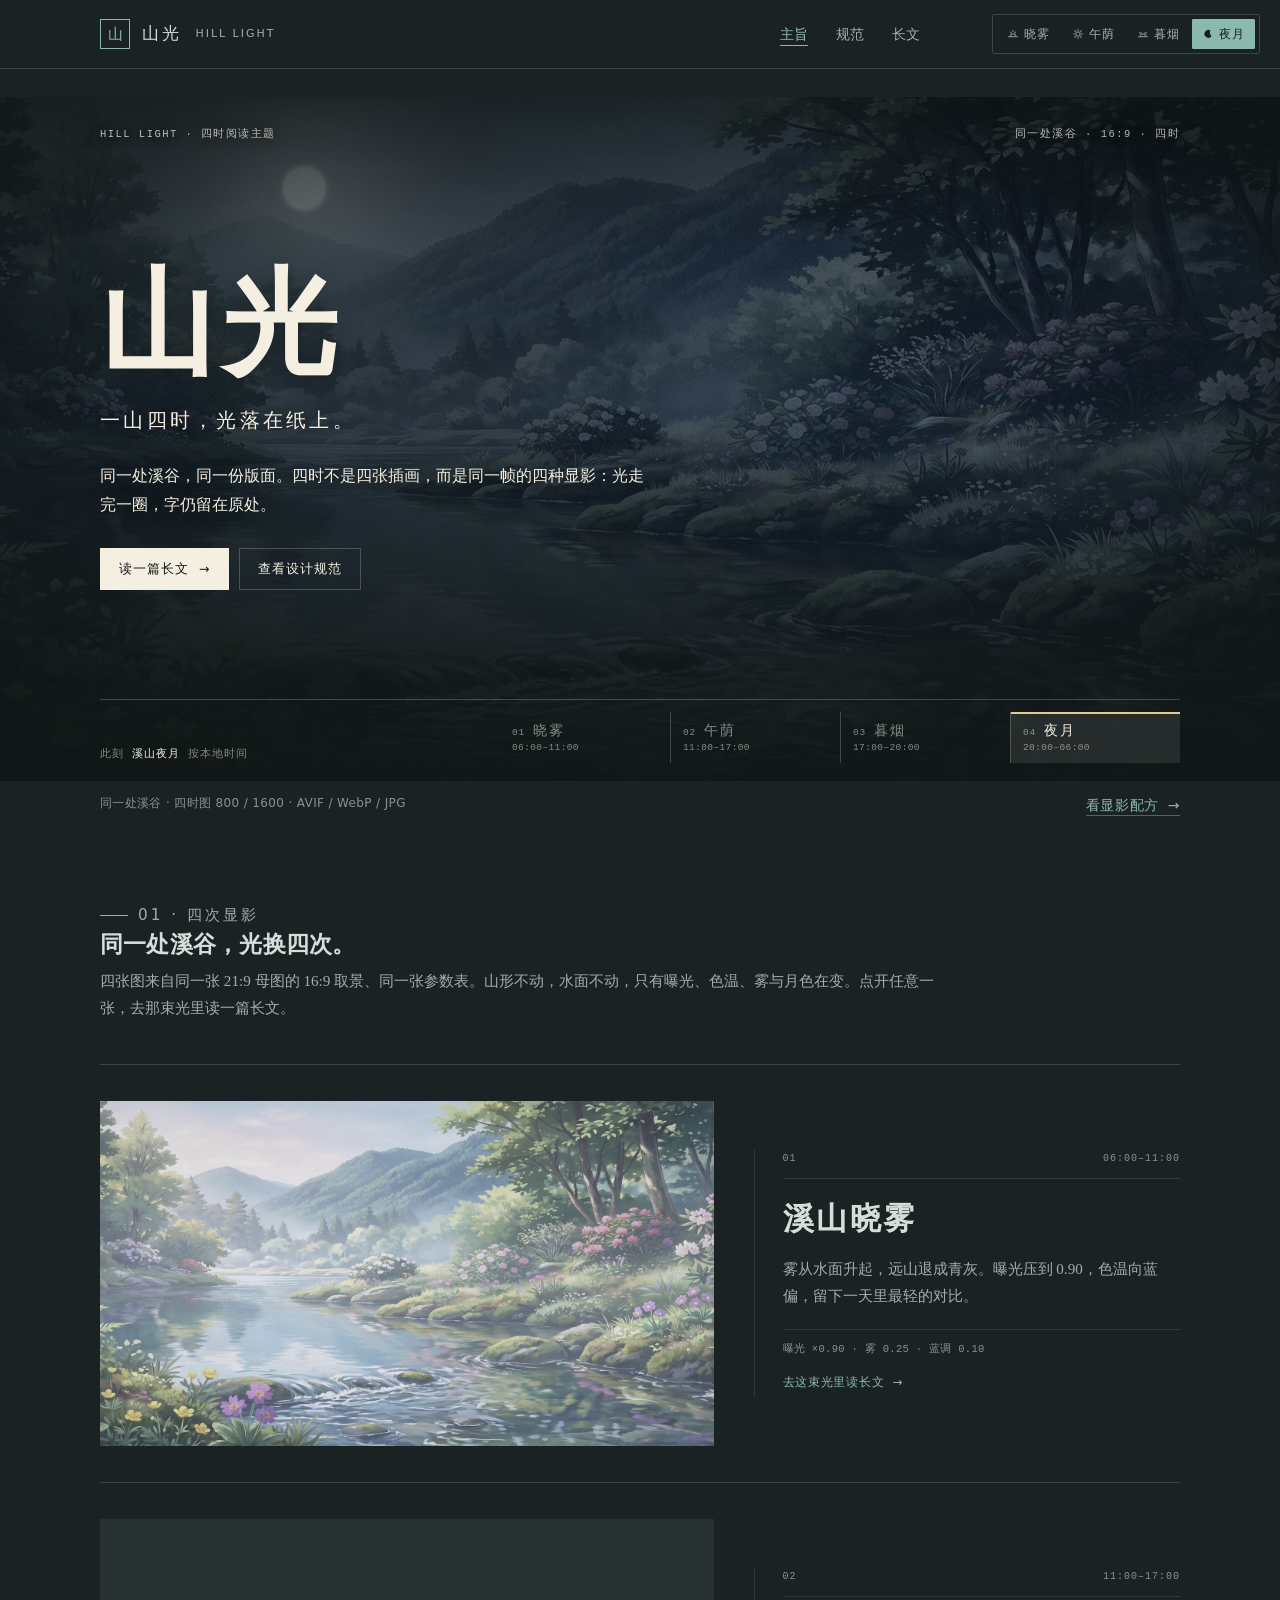
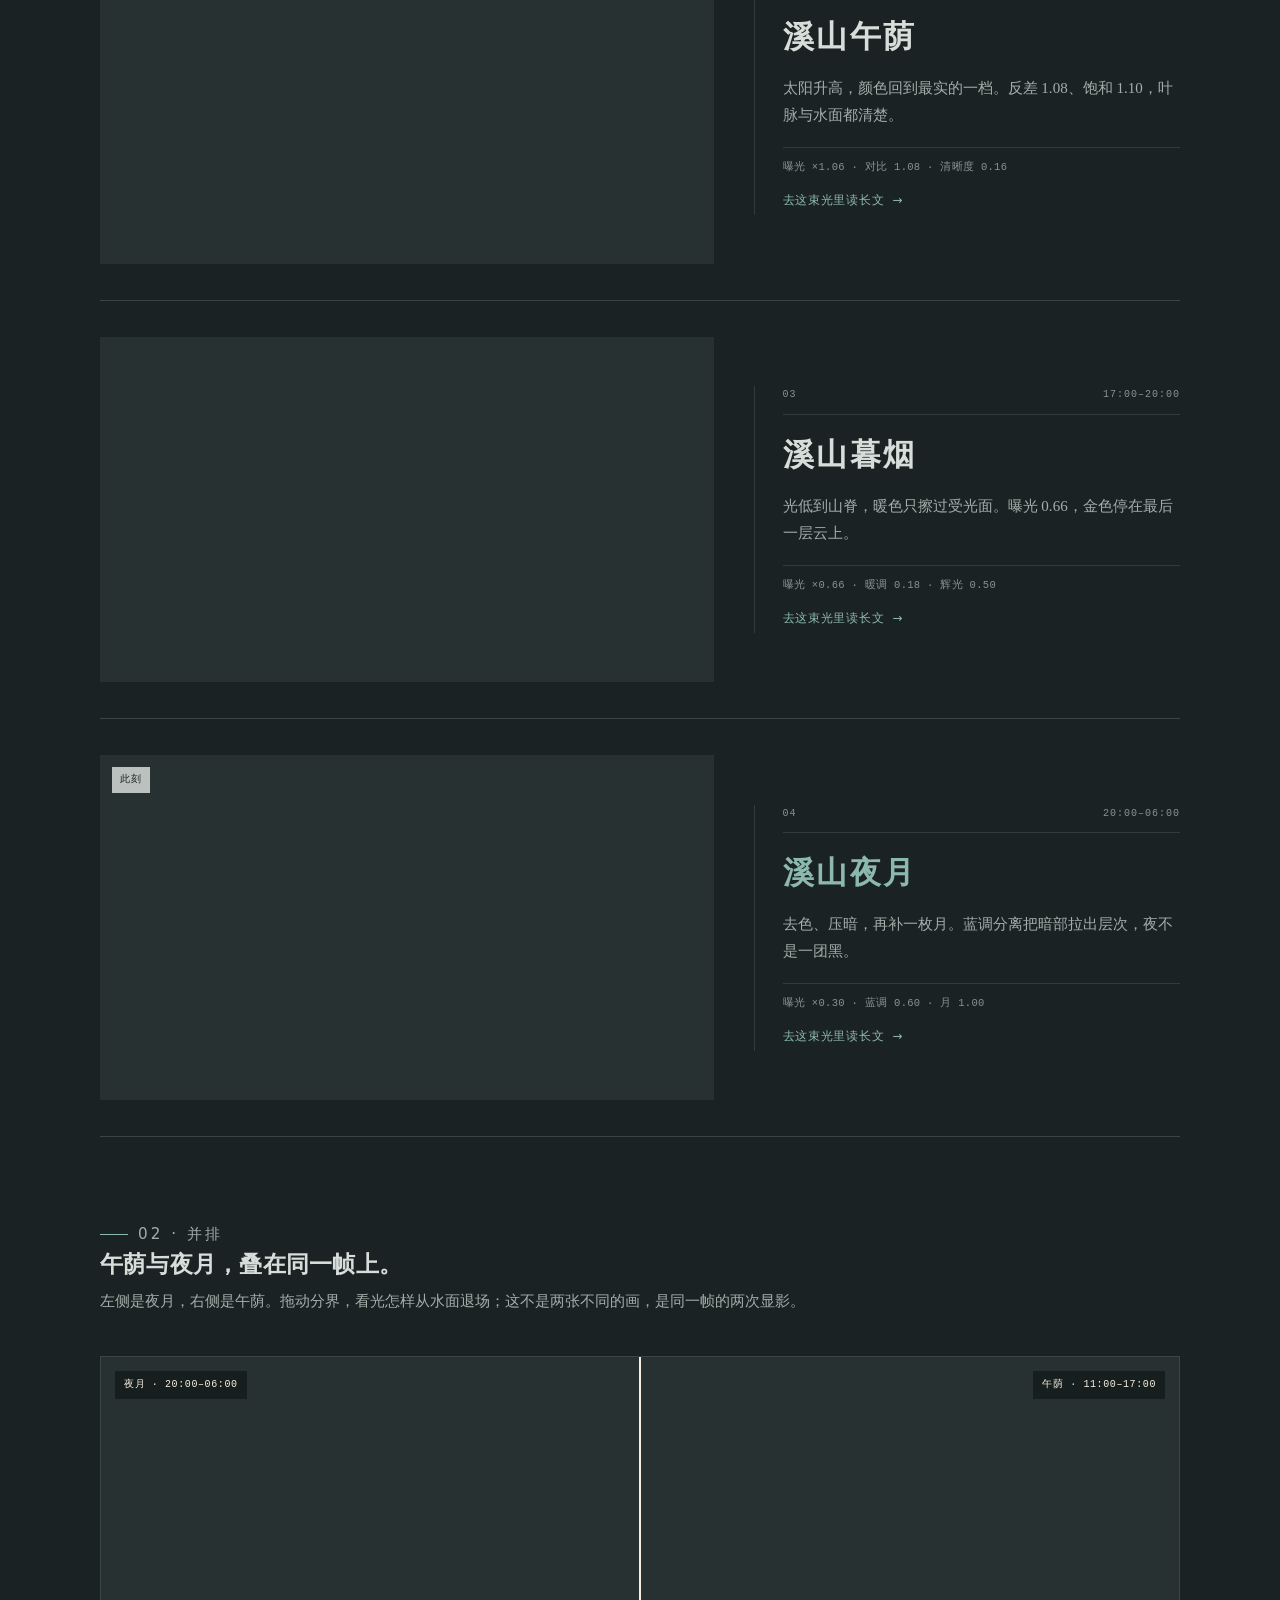
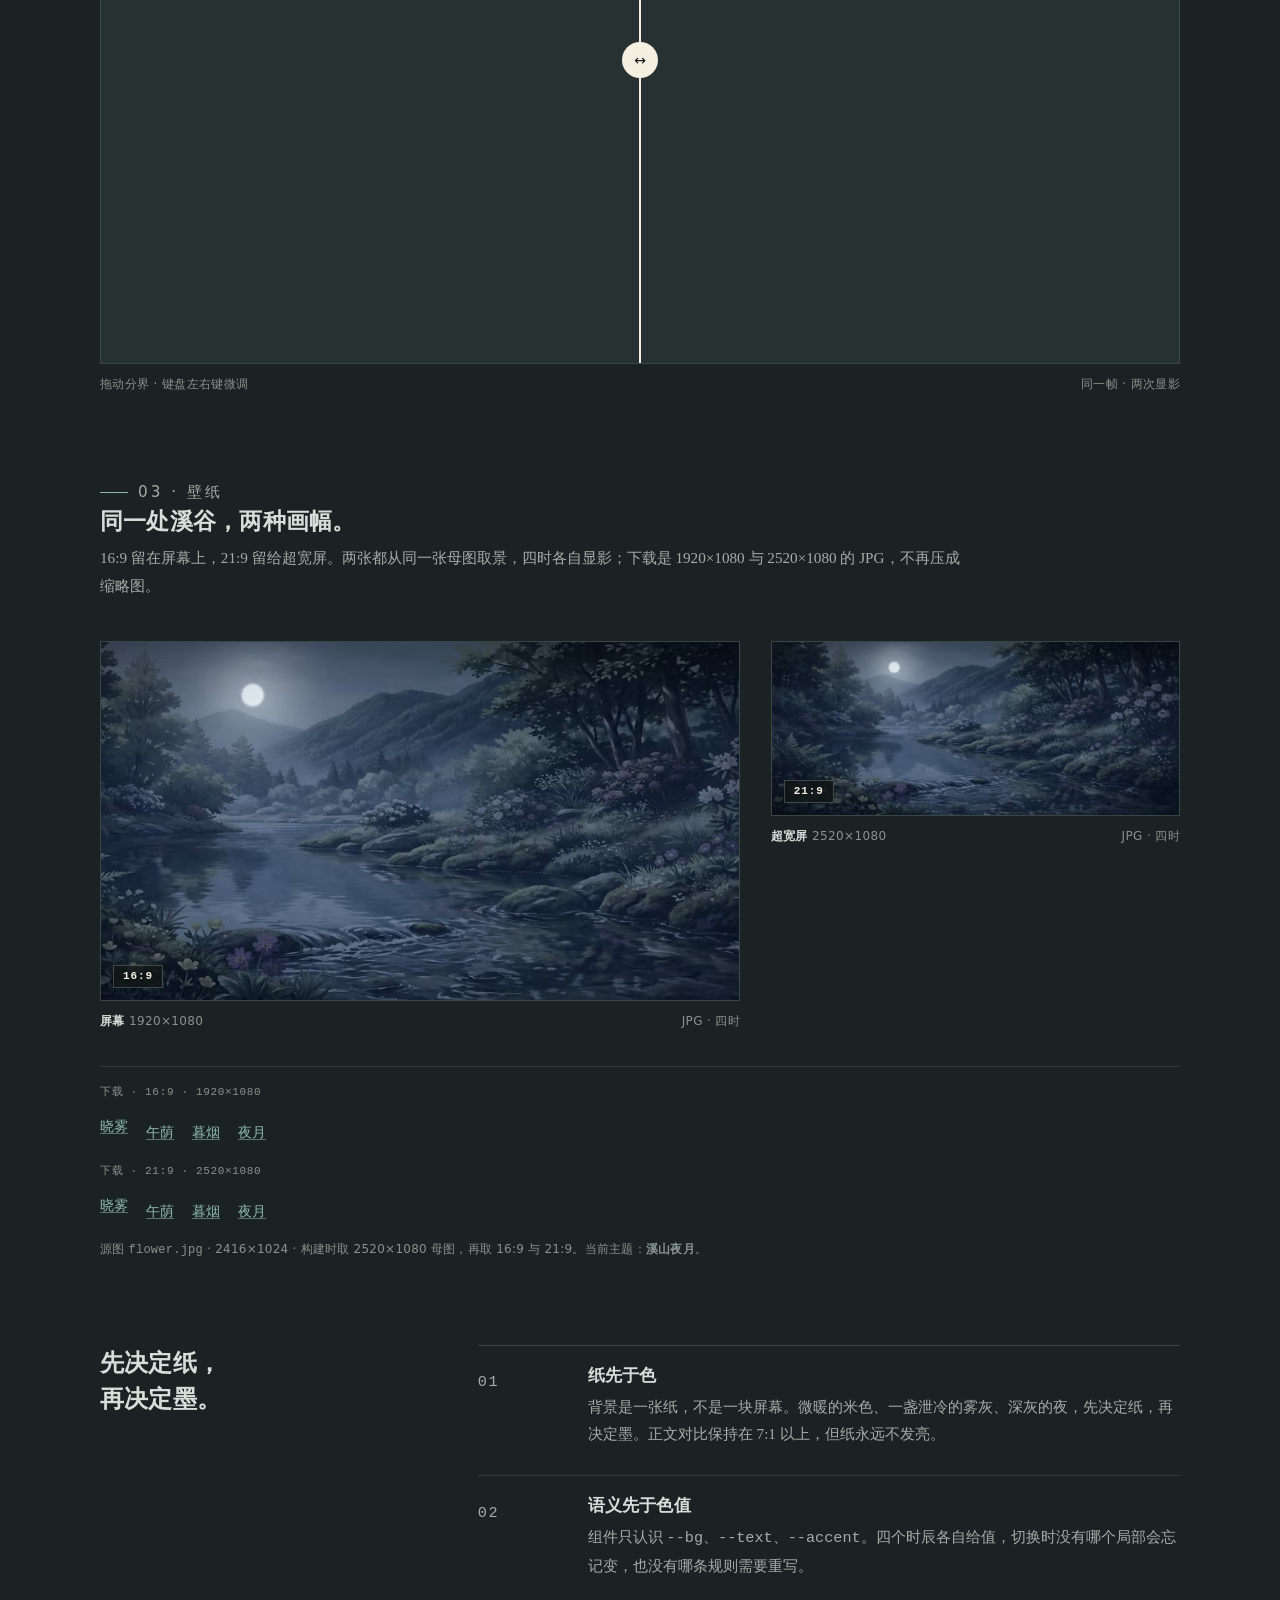
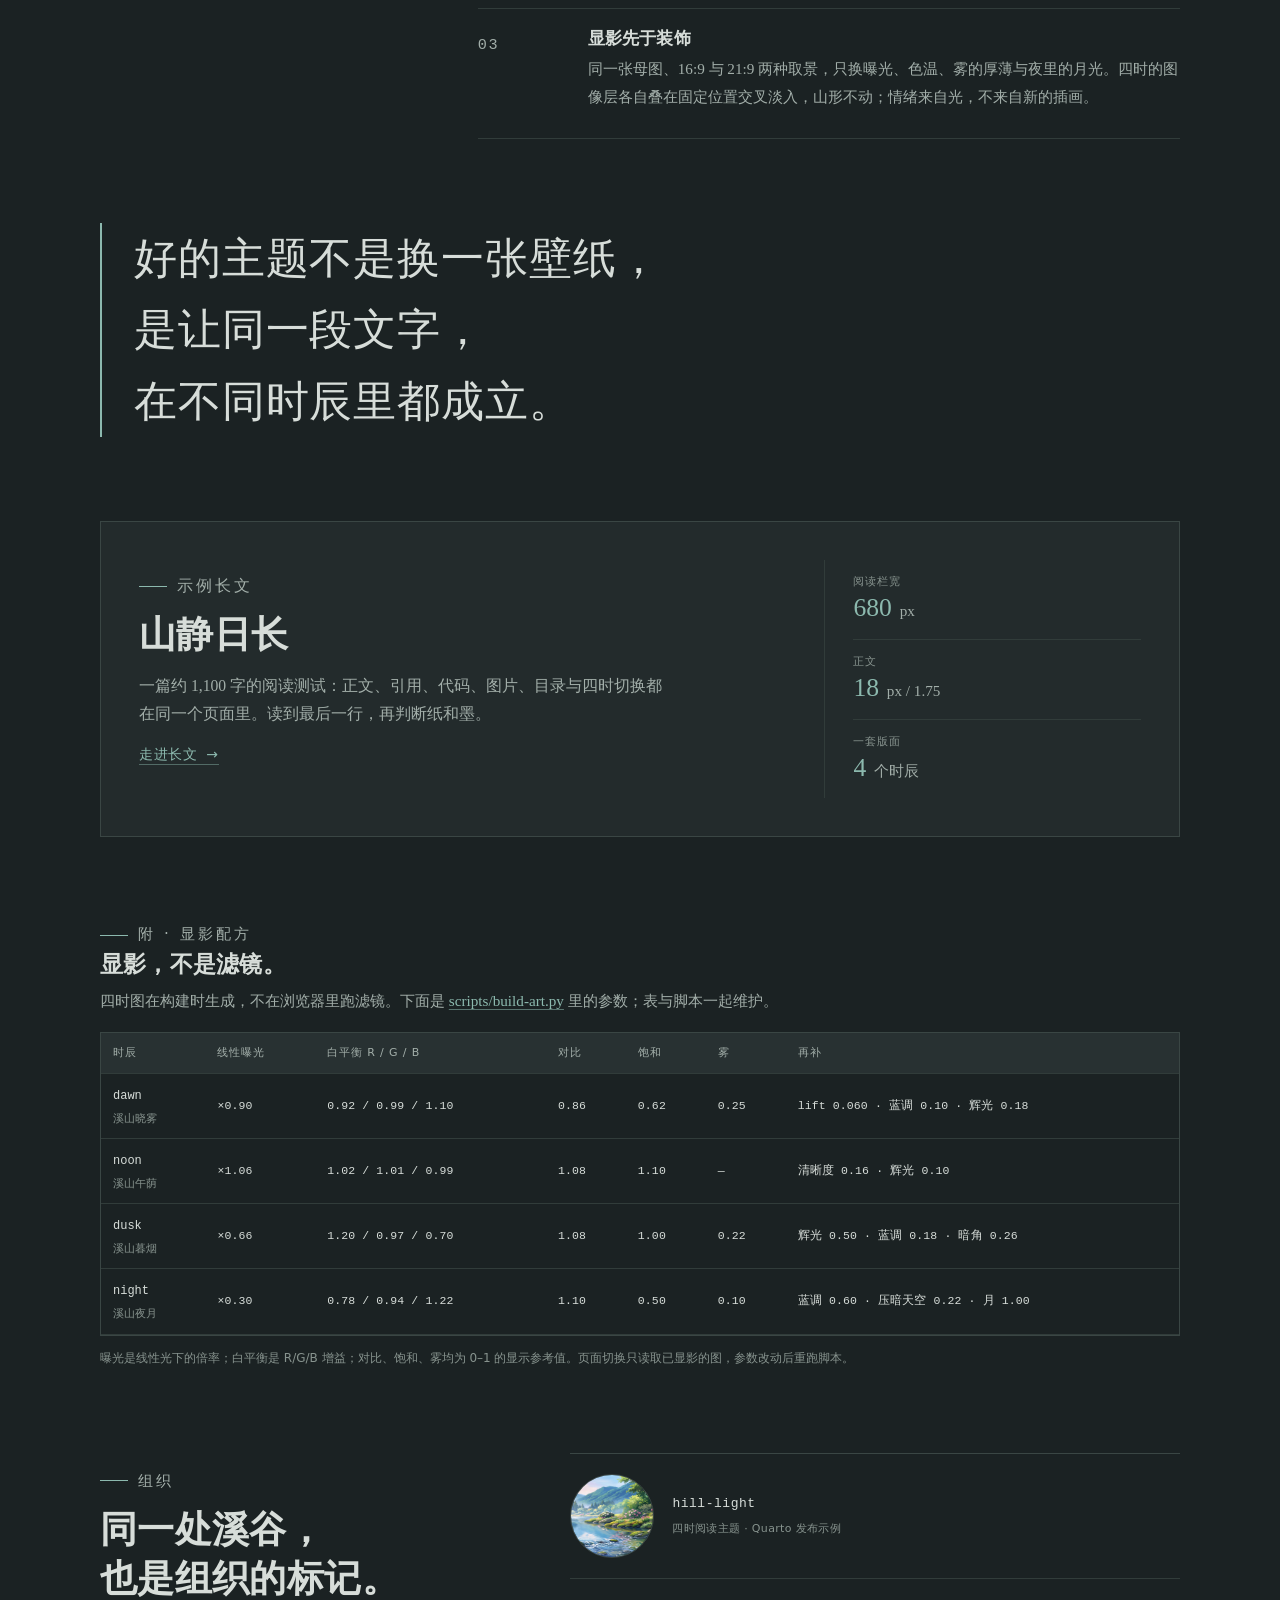
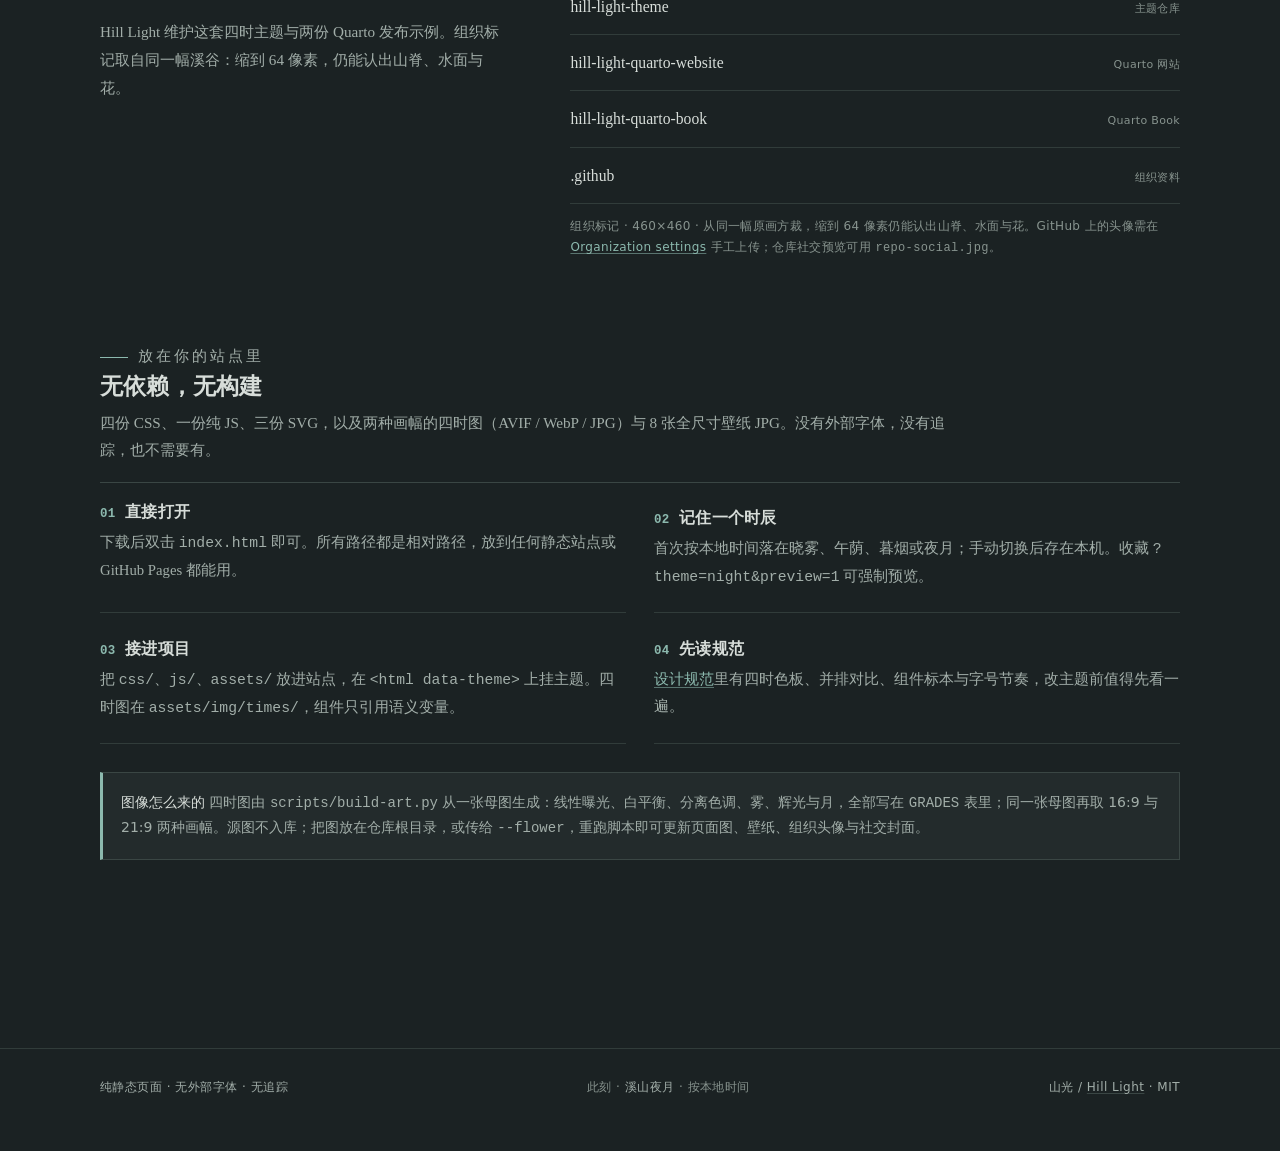
<file: index.html>
<!DOCTYPE html>
<html lang="zh-CN" data-theme="dawn">
<head>
  <meta charset="utf-8">
  <meta name="viewport" content="width=device-width, initial-scale=1">
  <title>山光 / Hill Light · 同一处溪谷，四时显影</title>
  <meta name="description" content="山光 / Hill Light 是一套为中文长文准备的四时阅读主题：同一处溪谷、同一份版面，随一天的光线从晓雾走到夜月。">
  <meta name="color-scheme" content="light dark">
  <meta name="theme-color" content="#f2efe7">
  <link rel="canonical" href="https://hill-light.github.io/hill-light-theme/">
  <link rel="icon" href="assets/favicon.svg" type="image/svg+xml">
  <link rel="apple-touch-icon" href="assets/img/brand/icon-180.png">
  <meta property="og:type" content="website">
  <meta property="og:title" content="山光 / Hill Light · 同一处溪谷，四时显影">
  <meta property="og:description" content="同一处溪谷，同一份版面。四时不是四张插画，而是同一帧的四种显影。">
  <meta property="og:url" content="https://hill-light.github.io/hill-light-theme/">
  <meta property="og:image" content="https://hill-light.github.io/hill-light-theme/assets/img/brand/og-cover.jpg">
  <meta property="og:image:width" content="1200">
  <meta property="og:image:height" content="630">
  <meta property="og:image:alt" content="暮色中的溪谷，远山、花丛与水面镀着一层暖光。">
  <meta name="twitter:card" content="summary_large_image">
  <script>
    (function () {
      var root = document.documentElement;
      root.classList.add("has-js");
      var themes = ["dawn", "noon", "dusk", "night"];
      var theme = "dawn";
      var source = "auto";
      try {
        var params = new URLSearchParams(window.location.search);
        var param = params.get("theme");
        var preview = params.get("preview") === "1";
        var saved = window.localStorage.getItem("hill-light-theme");
        var hour = new Date().getHours();
        var byHour = hour >= 6 && hour < 11 ? "dawn"
          : hour >= 11 && hour < 17 ? "noon"
          : hour >= 17 && hour < 20 ? "dusk" : "night";
        // ?theme= is a one-page preview. With preview=1 it wins even for
        // readers who saved a choice; otherwise the saved choice stays default.
        if (themes.indexOf(saved) > -1 && !preview) {
          theme = saved;
          source = "manual";
        } else if (themes.indexOf(param) > -1) {
          theme = param;
          source = "preview";
        } else if (themes.indexOf(saved) > -1) {
          theme = saved;
          source = "manual";
        } else {
          theme = byHour;
        }
      } catch (error) {
        /* dawn stays the default */
      }
      root.setAttribute("data-theme", theme);
      root.setAttribute("data-theme-source", source);
      root.style.colorScheme = theme === "night" ? "dark" : "light";
    })();
  </script>
  <link rel="stylesheet" href="css/tokens.css">
  <link rel="stylesheet" href="css/base.css">
  <link rel="stylesheet" href="css/components.css">
  <link rel="stylesheet" href="css/pages.css">
</head>
<body class="page-home">
  <a class="skip-link" href="#main">跳到主要内容</a>
  <p class="visually-hidden" id="theme-status" role="status" aria-live="polite"></p>

  <header class="site-header">
    <div class="wrap-wide site-header__inner">
      <a class="brand" href="index.html" aria-label="山光 Hill Light 首页">
        <span class="brand__seal" aria-hidden="true">山</span>
        <span class="brand__name">山光</span>
        <span class="brand__latin">Hill Light</span>
      </a>
      <nav class="site-nav" aria-label="主导航">
        <a href="index.html" aria-current="page">主旨</a>
        <a href="styleguide.html">规范</a>
        <a href="demo.html">长文</a>
      </nav>
    </div>
  </header>

  <div class="theme-switcher" data-theme-switcher role="group" aria-label="阅读主题">
    <button class="theme-btn" type="button" data-theme-choice="dawn" aria-pressed="true" aria-label="切换到溪山晓雾，清晨"><span class="theme-btn__dot" aria-hidden="true"><svg viewBox="0 0 12 12" aria-hidden="true" focusable="false"><path d="M1.6 8.6h8.8" stroke="currentColor" stroke-width="1.2" stroke-linecap="round"/><path d="M3.3 8.6a2.7 2.7 0 0 1 5.4 0" fill="none" stroke="currentColor" stroke-width="1.2"/><path d="M6 2.3v1.2M3.5 4.1l.85.85M8.5 4.1l-.85.85" stroke="currentColor" stroke-width="1.2" stroke-linecap="round"/></svg></span>晓雾
    </button>
    <button class="theme-btn" type="button" data-theme-choice="noon" aria-pressed="false" aria-label="切换到溪山午荫，正午"><span class="theme-btn__dot" aria-hidden="true"><svg viewBox="0 0 12 12" aria-hidden="true" focusable="false"><circle cx="6" cy="6" r="2.1" fill="none" stroke="currentColor" stroke-width="1.2"/><path d="M6 1.4v1.1M6 9.5v1.1M1.4 6h1.1M9.5 6h1.1M2.75 2.75l.8.8M8.45 8.45l.8.8M9.25 2.75l-.8.8M3.55 8.45l-.8.8" stroke="currentColor" stroke-width="1.2" stroke-linecap="round"/></svg></span>午荫
    </button>
    <button class="theme-btn" type="button" data-theme-choice="dusk" aria-pressed="false" aria-label="切换到溪山暮烟，黄昏"><span class="theme-btn__dot" aria-hidden="true"><svg viewBox="0 0 12 12" aria-hidden="true" focusable="false"><path d="M1.6 8.6h8.8" stroke="currentColor" stroke-width="1.2" stroke-linecap="round"/><path d="M3.3 8.6a2.7 2.7 0 0 1 5.4 0" fill="none" stroke="currentColor" stroke-width="1.2"/><path d="M2.4 4.9h1.7M7.9 4.9h1.7" stroke="currentColor" stroke-width="1.2" stroke-linecap="round"/></svg></span>暮烟
    </button>
    <button class="theme-btn" type="button" data-theme-choice="night" aria-pressed="false" aria-label="切换到溪山夜月，夜晚"><span class="theme-btn__dot" aria-hidden="true"><svg viewBox="0 0 12 12" aria-hidden="true" focusable="false"><path d="M8.4 2.5a3.9 3.9 0 1 0 1.2 5.6 4.8 4.8 0 0 1-1.2-5.6Z" fill="currentColor"/></svg></span>夜月
    </button>
  </div>

  <main id="main" class="wrap-wide">
    <section class="stage" aria-labelledby="hero-title">
      <div class="stage__frames">
        <picture class="light-frame stage__frame" data-theme-frame="dawn" aria-hidden="false">
          <source srcset="assets/img/times/flower-dawn-800.avif 800w, assets/img/times/flower-dawn-1600.avif 1600w" sizes="100vw" type="image/avif">
          <source srcset="assets/img/times/flower-dawn-800.webp 800w, assets/img/times/flower-dawn-1600.webp 1600w" sizes="100vw" type="image/webp">
          <img src="assets/img/times/flower-dawn-1600.jpg" srcset="assets/img/times/flower-dawn-800.jpg 800w, assets/img/times/flower-dawn-1600.jpg 1600w" sizes="100vw" alt="清晨的溪谷：薄雾贴着水面，远山呈冷的青灰色，左侧花丛刚被照亮。" width="1600" height="900" fetchpriority="high" decoding="async" draggable="false">
        </picture>
        <picture class="light-frame stage__frame" data-theme-frame="noon" aria-hidden="true">
          <source srcset="assets/img/times/flower-noon-800.avif 800w, assets/img/times/flower-noon-1600.avif 1600w" sizes="100vw" type="image/avif">
          <source srcset="assets/img/times/flower-noon-800.webp 800w, assets/img/times/flower-noon-1600.webp 1600w" sizes="100vw" type="image/webp">
          <img src="assets/img/times/flower-noon-1600.jpg" srcset="assets/img/times/flower-noon-800.jpg 800w, assets/img/times/flower-noon-1600.jpg 1600w" sizes="100vw" alt="正午的溪谷：阳光充足，水面明亮，远山与花丛的颜色最实。" width="1600" height="900" decoding="async" draggable="false">
        </picture>
        <picture class="light-frame stage__frame" data-theme-frame="dusk" aria-hidden="true">
          <source srcset="assets/img/times/flower-dusk-800.avif 800w, assets/img/times/flower-dusk-1600.avif 1600w" sizes="100vw" type="image/avif">
          <source srcset="assets/img/times/flower-dusk-800.webp 800w, assets/img/times/flower-dusk-1600.webp 1600w" sizes="100vw" type="image/webp">
          <img src="assets/img/times/flower-dusk-1600.jpg" srcset="assets/img/times/flower-dusk-800.jpg 800w, assets/img/times/flower-dusk-1600.jpg 1600w" sizes="100vw" alt="黄昏的溪谷：低角度的金色光从左侧照来，山脊与花丛镶着暖边。" width="1600" height="900" decoding="async" draggable="false">
        </picture>
        <picture class="light-frame stage__frame" data-theme-frame="night" aria-hidden="true">
          <source srcset="assets/img/times/flower-night-800.avif 800w, assets/img/times/flower-night-1600.avif 1600w" sizes="100vw" type="image/avif">
          <source srcset="assets/img/times/flower-night-800.webp 800w, assets/img/times/flower-night-1600.webp 1600w" sizes="100vw" type="image/webp">
          <img src="assets/img/times/flower-night-1600.jpg" srcset="assets/img/times/flower-night-800.jpg 800w, assets/img/times/flower-night-1600.jpg 1600w" sizes="100vw" alt="夜晚的溪谷：蓝调的暗部、压暗的天空与左上方一枚月亮，水面留下冷光。" width="1600" height="900" decoding="async" draggable="false">
        </picture>
      </div>
      <div class="stage__scrim" aria-hidden="true"></div>

      <div class="stage__inner wrap-wide">
        <div class="stage__top">
          <p class="stage__eyebrow">Hill Light · 四时阅读主题</p>
          <p class="stage__place">同一处溪谷 · 16:9 · 四时</p>
        </div>

        <div class="stage__copy">
          <h1 class="stage__title" id="hero-title">
            <span class="stage__title-name">山光</span>
            <span class="stage__title-line">一山四时，光落在纸上。</span>
          </h1>
          <p class="stage__lede">同一处溪谷，同一份版面。四时不是四张插画，而是同一帧的四种显影：光走完一圈，字仍留在原处。</p>
          <div class="stage__actions">
            <a class="stage__cta stage__cta--solid" href="demo.html">读一篇长文 <span aria-hidden="true">→</span></a>
            <a class="stage__cta" href="styleguide.html">查看设计规范</a>
          </div>
        </div>

        <div class="stage__rail">
          <p class="stage__now"><span>此刻</span> <strong data-theme-label>溪山晓雾</strong> <span data-theme-source-label>按本地时间</span></p>
          <div class="time-rail" role="group" aria-label="切换四时">
            <button class="time-tab" type="button" data-theme-choice="dawn" aria-pressed="true" aria-label="切换到溪山晓雾，清晨 06:00–10:59">
              <span class="time-tab__index">01</span>
              <span class="time-tab__name">晓雾</span>
              <span class="time-tab__span">06:00–11:00</span>
            </button>
            <button class="time-tab" type="button" data-theme-choice="noon" aria-pressed="false" aria-label="切换到溪山午荫，正午 11:00–16:59">
              <span class="time-tab__index">02</span>
              <span class="time-tab__name">午荫</span>
              <span class="time-tab__span">11:00–17:00</span>
            </button>
            <button class="time-tab" type="button" data-theme-choice="dusk" aria-pressed="false" aria-label="切换到溪山暮烟，黄昏 17:00–19:59">
              <span class="time-tab__index">03</span>
              <span class="time-tab__name">暮烟</span>
              <span class="time-tab__span">17:00–20:00</span>
            </button>
            <button class="time-tab" type="button" data-theme-choice="night" aria-pressed="false" aria-label="切换到溪山夜月，夜晚 20:00–05:59">
              <span class="time-tab__index">04</span>
              <span class="time-tab__name">夜月</span>
              <span class="time-tab__span">20:00–06:00</span>
            </button>
          </div>
          <noscript>
            <p class="stage__noscript">无脚本预览：<a href="demo.html?theme=dawn&amp;preview=1">晓雾</a> · <a href="demo.html?theme=noon&amp;preview=1">午荫</a> · <a href="demo.html?theme=dusk&amp;preview=1">暮烟</a> · <a href="demo.html?theme=night&amp;preview=1">夜月</a></p>
          </noscript>
        </div>
      </div>
    </section>

    <div class="stage-caption">
      <p>同一处溪谷 · 四时图 800 / 1600 · AVIF / WebP / JPG</p>
      <p><a class="link-arrow" href="#recipe">看显影配方 <span aria-hidden="true">→</span></a></p>
    </div>

    <section class="section exposures" aria-labelledby="exposures-title">
      <div class="section__head">
        <p class="kicker">01 · 四次显影</p>
        <h2 id="exposures-title">同一处溪谷，光换四次。</h2>
        <p>四张图来自同一张 21:9 母图的 16:9 取景、同一张参数表。山形不动，水面不动，只有曝光、色温、雾与月色在变。点开任意一张，去那束光里读一篇长文。</p>
      </div>

      <ol class="plate-list">
        <li>
          <a class="plate" href="demo.html?theme=dawn&amp;preview=1" data-theme-link="dawn">
            <span class="plate__media">
              <picture>
                <source srcset="assets/img/times/flower-dawn-800.avif 800w, assets/img/times/flower-dawn-1600.avif 1600w" sizes="(max-width: 720px) 100vw, 46vw" type="image/avif">
                <source srcset="assets/img/times/flower-dawn-800.webp 800w, assets/img/times/flower-dawn-1600.webp 1600w" sizes="(max-width: 720px) 100vw, 46vw" type="image/webp">
                <img src="assets/img/times/flower-dawn-1600.jpg" srcset="assets/img/times/flower-dawn-800.jpg 800w, assets/img/times/flower-dawn-1600.jpg 1600w" sizes="(max-width: 720px) 100vw, 46vw" alt="同一处溪谷的晓雾" width="1600" height="900" loading="lazy" decoding="async" draggable="false">
              </picture>
              <span class="plate__badge">此刻</span>
            </span>
            <span class="plate__body">
              <span class="plate__meta"><span>01</span><span>06:00–11:00</span></span>
              <span class="plate__name">溪山晓雾</span>
              <span class="plate__note">雾从水面升起，远山退成青灰。曝光压到 0.90，色温向蓝偏，留下一天里最轻的对比。</span>
              <span class="plate__params">曝光 ×0.90 · 雾 0.25 · 蓝调 0.10</span>
              <span class="plate__action">去这束光里读长文 <span aria-hidden="true">→</span></span>
            </span>
          </a>
        </li>
        <li>
          <a class="plate" href="demo.html?theme=noon&amp;preview=1" data-theme-link="noon">
            <span class="plate__media">
              <picture>
                <source srcset="assets/img/times/flower-noon-800.avif 800w, assets/img/times/flower-noon-1600.avif 1600w" sizes="(max-width: 720px) 100vw, 46vw" type="image/avif">
                <source srcset="assets/img/times/flower-noon-800.webp 800w, assets/img/times/flower-noon-1600.webp 1600w" sizes="(max-width: 720px) 100vw, 46vw" type="image/webp">
                <img src="assets/img/times/flower-noon-1600.jpg" srcset="assets/img/times/flower-noon-800.jpg 800w, assets/img/times/flower-noon-1600.jpg 1600w" sizes="(max-width: 720px) 100vw, 46vw" alt="同一处溪谷的午荫" width="1600" height="900" loading="lazy" decoding="async" draggable="false">
              </picture>
              <span class="plate__badge">此刻</span>
            </span>
            <span class="plate__body">
              <span class="plate__meta"><span>02</span><span>11:00–17:00</span></span>
              <span class="plate__name">溪山午荫</span>
              <span class="plate__note">太阳升高，颜色回到最实的一档。反差 1.08、饱和 1.10，叶脉与水面都清楚。</span>
              <span class="plate__params">曝光 ×1.06 · 对比 1.08 · 清晰度 0.16</span>
              <span class="plate__action">去这束光里读长文 <span aria-hidden="true">→</span></span>
            </span>
          </a>
        </li>
        <li>
          <a class="plate" href="demo.html?theme=dusk&amp;preview=1" data-theme-link="dusk">
            <span class="plate__media">
              <picture>
                <source srcset="assets/img/times/flower-dusk-800.avif 800w, assets/img/times/flower-dusk-1600.avif 1600w" sizes="(max-width: 720px) 100vw, 46vw" type="image/avif">
                <source srcset="assets/img/times/flower-dusk-800.webp 800w, assets/img/times/flower-dusk-1600.webp 1600w" sizes="(max-width: 720px) 100vw, 46vw" type="image/webp">
                <img src="assets/img/times/flower-dusk-1600.jpg" srcset="assets/img/times/flower-dusk-800.jpg 800w, assets/img/times/flower-dusk-1600.jpg 1600w" sizes="(max-width: 720px) 100vw, 46vw" alt="同一处溪谷的暮烟" width="1600" height="900" loading="lazy" decoding="async" draggable="false">
              </picture>
              <span class="plate__badge">此刻</span>
            </span>
            <span class="plate__body">
              <span class="plate__meta"><span>03</span><span>17:00–20:00</span></span>
              <span class="plate__name">溪山暮烟</span>
              <span class="plate__note">光低到山脊，暖色只擦过受光面。曝光 0.66，金色停在最后一层云上。</span>
              <span class="plate__params">曝光 ×0.66 · 暖调 0.18 · 辉光 0.50</span>
              <span class="plate__action">去这束光里读长文 <span aria-hidden="true">→</span></span>
            </span>
          </a>
        </li>
        <li>
          <a class="plate" href="demo.html?theme=night&amp;preview=1" data-theme-link="night">
            <span class="plate__media">
              <picture>
                <source srcset="assets/img/times/flower-night-800.avif 800w, assets/img/times/flower-night-1600.avif 1600w" sizes="(max-width: 720px) 100vw, 46vw" type="image/avif">
                <source srcset="assets/img/times/flower-night-800.webp 800w, assets/img/times/flower-night-1600.webp 1600w" sizes="(max-width: 720px) 100vw, 46vw" type="image/webp">
                <img src="assets/img/times/flower-night-1600.jpg" srcset="assets/img/times/flower-night-800.jpg 800w, assets/img/times/flower-night-1600.jpg 1600w" sizes="(max-width: 720px) 100vw, 46vw" alt="同一处溪谷的夜月" width="1600" height="900" loading="lazy" decoding="async" draggable="false">
              </picture>
              <span class="plate__badge">此刻</span>
            </span>
            <span class="plate__body">
              <span class="plate__meta"><span>04</span><span>20:00–06:00</span></span>
              <span class="plate__name">溪山夜月</span>
              <span class="plate__note">去色、压暗，再补一枚月。蓝调分离把暗部拉出层次，夜不是一团黑。</span>
              <span class="plate__params">曝光 ×0.30 · 蓝调 0.60 · 月 1.00</span>
              <span class="plate__action">去这束光里读长文 <span aria-hidden="true">→</span></span>
            </span>
          </a>
        </li>
      </ol>
    </section>

    <section class="section duet" aria-labelledby="duet-title">
      <div class="section__head">
        <p class="kicker">02 · 并排</p>
        <h2 id="duet-title">午荫与夜月，叠在同一帧上。</h2>
        <p>左侧是夜月，右侧是午荫。拖动分界，看光怎样从水面退场；这不是两张不同的画，是同一帧的两次显影。</p>
      </div>

      <figure class="duet__figure">
        <div class="duet__frame" data-compare-slider style="--cut: 50%">
          <picture class="duet__layer duet__layer--day">
            <source srcset="assets/img/times/flower-noon-800.avif 800w, assets/img/times/flower-noon-1600.avif 1600w" sizes="(max-width: 900px) 100vw, 1080px" type="image/avif">
            <source srcset="assets/img/times/flower-noon-800.webp 800w, assets/img/times/flower-noon-1600.webp 1600w" sizes="(max-width: 900px) 100vw, 1080px" type="image/webp">
            <img src="assets/img/times/flower-noon-1600.jpg" srcset="assets/img/times/flower-noon-800.jpg 800w, assets/img/times/flower-noon-1600.jpg 1600w" sizes="(max-width: 900px) 100vw, 1080px" alt="正午的溪谷，作为比较的右侧画面。" width="1600" height="900" loading="lazy" decoding="async" draggable="false">
          </picture>
          <picture class="duet__layer duet__layer--night">
            <source srcset="assets/img/times/flower-night-800.avif 800w, assets/img/times/flower-night-1600.avif 1600w" sizes="(max-width: 900px) 100vw, 1080px" type="image/avif">
            <source srcset="assets/img/times/flower-night-800.webp 800w, assets/img/times/flower-night-1600.webp 1600w" sizes="(max-width: 900px) 100vw, 1080px" type="image/webp">
            <img src="assets/img/times/flower-night-1600.jpg" srcset="assets/img/times/flower-night-800.jpg 800w, assets/img/times/flower-night-1600.jpg 1600w" sizes="(max-width: 900px) 100vw, 1080px" alt="夜月的溪谷，作为比较的左侧画面。" width="1600" height="900" loading="lazy" decoding="async" draggable="false">
          </picture>
          <span class="duet__tag duet__tag--left">夜月 · 20:00–06:00</span>
          <span class="duet__tag duet__tag--right">午荫 · 11:00–17:00</span>
          <span class="duet__handle" aria-hidden="true"></span>
          <input class="duet__range" type="range" min="0" max="100" value="50" step="1" aria-label="比较夜月与午荫：向左收起夜月，向右展开夜月">
        </div>
        <figcaption class="duet__caption">
          <span>拖动分界 · 键盘左右键微调</span>
          <span>同一帧 · 两次显影</span>
        </figcaption>
      </figure>
    </section>

    <section class="section wallpaper" aria-labelledby="wallpaper-title">
      <div class="section__head">
        <p class="kicker">03 · 壁纸</p>
        <h2 id="wallpaper-title">同一处溪谷，两种画幅。</h2>
        <p>16:9 留在屏幕上，21:9 留给超宽屏。两张都从同一张母图取景，四时各自显影；下载是 1920×1080 与 2520×1080 的 JPG，不再压成缩略图。</p>
      </div>

      <div class="wallpaper-grid">
        <figure class="wallpaper-card">
          <div class="wallpaper-card__media">
            <div class="wallpaper-card__frames">
              <picture class="light-frame wallpaper-card__frame" data-theme-frame="dawn" aria-hidden="false">
                <source srcset="assets/img/times/flower-dawn-800.avif 800w, assets/img/times/flower-dawn-1600.avif 1600w" sizes="(max-width: 900px) 100vw, 640px" type="image/avif">
                <source srcset="assets/img/times/flower-dawn-800.webp 800w, assets/img/times/flower-dawn-1600.webp 1600w" sizes="(max-width: 900px) 100vw, 640px" type="image/webp">
                <img src="assets/img/times/flower-dawn-1600.jpg" srcset="assets/img/times/flower-dawn-800.jpg 800w, assets/img/times/flower-dawn-1600.jpg 1600w" sizes="(max-width: 900px) 100vw, 640px" alt="晓雾中的溪谷，16:9 屏幕壁纸预览。" width="1600" height="900" loading="lazy" decoding="async" draggable="false">
              </picture>
              <picture class="light-frame wallpaper-card__frame" data-theme-frame="noon" aria-hidden="true">
                <source srcset="assets/img/times/flower-noon-800.avif 800w, assets/img/times/flower-noon-1600.avif 1600w" sizes="(max-width: 900px) 100vw, 640px" type="image/avif">
                <source srcset="assets/img/times/flower-noon-800.webp 800w, assets/img/times/flower-noon-1600.webp 1600w" sizes="(max-width: 900px) 100vw, 640px" type="image/webp">
                <img src="assets/img/times/flower-noon-1600.jpg" srcset="assets/img/times/flower-noon-800.jpg 800w, assets/img/times/flower-noon-1600.jpg 1600w" sizes="(max-width: 900px) 100vw, 640px" alt="午荫中的溪谷，16:9 屏幕壁纸预览。" width="1600" height="900" loading="lazy" decoding="async" draggable="false">
              </picture>
              <picture class="light-frame wallpaper-card__frame" data-theme-frame="dusk" aria-hidden="true">
                <source srcset="assets/img/times/flower-dusk-800.avif 800w, assets/img/times/flower-dusk-1600.avif 1600w" sizes="(max-width: 900px) 100vw, 640px" type="image/avif">
                <source srcset="assets/img/times/flower-dusk-800.webp 800w, assets/img/times/flower-dusk-1600.webp 1600w" sizes="(max-width: 900px) 100vw, 640px" type="image/webp">
                <img src="assets/img/times/flower-dusk-1600.jpg" srcset="assets/img/times/flower-dusk-800.jpg 800w, assets/img/times/flower-dusk-1600.jpg 1600w" sizes="(max-width: 900px) 100vw, 640px" alt="暮烟中的溪谷，16:9 屏幕壁纸预览。" width="1600" height="900" loading="lazy" decoding="async" draggable="false">
              </picture>
              <picture class="light-frame wallpaper-card__frame" data-theme-frame="night" aria-hidden="true">
                <source srcset="assets/img/times/flower-night-800.avif 800w, assets/img/times/flower-night-1600.avif 1600w" sizes="(max-width: 900px) 100vw, 640px" type="image/avif">
                <source srcset="assets/img/times/flower-night-800.webp 800w, assets/img/times/flower-night-1600.webp 1600w" sizes="(max-width: 900px) 100vw, 640px" type="image/webp">
                <img src="assets/img/times/flower-night-1600.jpg" srcset="assets/img/times/flower-night-800.jpg 800w, assets/img/times/flower-night-1600.jpg 1600w" sizes="(max-width: 900px) 100vw, 640px" alt="夜月中的溪谷，16:9 屏幕壁纸预览。" width="1600" height="900" loading="lazy" decoding="async" draggable="false">
              </picture>
            </div>
            <span class="wallpaper-card__ratio" aria-hidden="true">16:9</span>
          </div>
          <figcaption class="wallpaper-card__meta">
            <span><strong>屏幕</strong> 1920×1080</span>
            <span>JPG · 四时</span>
          </figcaption>
        </figure>

        <figure class="wallpaper-card wallpaper-card--wide">
          <div class="wallpaper-card__media">
            <div class="wallpaper-card__frames">
              <picture class="light-frame wallpaper-card__frame" data-theme-frame="dawn" aria-hidden="false">
                <source srcset="assets/img/times/wide-dawn-840.avif 840w, assets/img/times/wide-dawn-1680.avif 1680w" sizes="(max-width: 900px) 100vw, 420px" type="image/avif">
                <source srcset="assets/img/times/wide-dawn-840.webp 840w, assets/img/times/wide-dawn-1680.webp 1680w" sizes="(max-width: 900px) 100vw, 420px" type="image/webp">
                <img src="assets/img/times/wide-dawn-1680.jpg" srcset="assets/img/times/wide-dawn-840.jpg 840w, assets/img/times/wide-dawn-1680.jpg 1680w" sizes="(max-width: 900px) 100vw, 420px" alt="晓雾中的溪谷，21:9 超宽壁纸预览。" width="1680" height="720" loading="lazy" decoding="async" draggable="false">
              </picture>
              <picture class="light-frame wallpaper-card__frame" data-theme-frame="noon" aria-hidden="true">
                <source srcset="assets/img/times/wide-noon-840.avif 840w, assets/img/times/wide-noon-1680.avif 1680w" sizes="(max-width: 900px) 100vw, 420px" type="image/avif">
                <source srcset="assets/img/times/wide-noon-840.webp 840w, assets/img/times/wide-noon-1680.webp 1680w" sizes="(max-width: 900px) 100vw, 420px" type="image/webp">
                <img src="assets/img/times/wide-noon-1680.jpg" srcset="assets/img/times/wide-noon-840.jpg 840w, assets/img/times/wide-noon-1680.jpg 1680w" sizes="(max-width: 900px) 100vw, 420px" alt="午荫中的溪谷，21:9 超宽壁纸预览。" width="1680" height="720" loading="lazy" decoding="async" draggable="false">
              </picture>
              <picture class="light-frame wallpaper-card__frame" data-theme-frame="dusk" aria-hidden="true">
                <source srcset="assets/img/times/wide-dusk-840.avif 840w, assets/img/times/wide-dusk-1680.avif 1680w" sizes="(max-width: 900px) 100vw, 420px" type="image/avif">
                <source srcset="assets/img/times/wide-dusk-840.webp 840w, assets/img/times/wide-dusk-1680.webp 1680w" sizes="(max-width: 900px) 100vw, 420px" type="image/webp">
                <img src="assets/img/times/wide-dusk-1680.jpg" srcset="assets/img/times/wide-dusk-840.jpg 840w, assets/img/times/wide-dusk-1680.jpg 1680w" sizes="(max-width: 900px) 100vw, 420px" alt="暮烟中的溪谷，21:9 超宽壁纸预览。" width="1680" height="720" loading="lazy" decoding="async" draggable="false">
              </picture>
              <picture class="light-frame wallpaper-card__frame" data-theme-frame="night" aria-hidden="true">
                <source srcset="assets/img/times/wide-night-840.avif 840w, assets/img/times/wide-night-1680.avif 1680w" sizes="(max-width: 900px) 100vw, 420px" type="image/avif">
                <source srcset="assets/img/times/wide-night-840.webp 840w, assets/img/times/wide-night-1680.webp 1680w" sizes="(max-width: 900px) 100vw, 420px" type="image/webp">
                <img src="assets/img/times/wide-night-1680.jpg" srcset="assets/img/times/wide-night-840.jpg 840w, assets/img/times/wide-night-1680.jpg 1680w" sizes="(max-width: 900px) 100vw, 420px" alt="夜月中的溪谷，21:9 超宽壁纸预览。" width="1680" height="720" loading="lazy" decoding="async" draggable="false">
              </picture>
            </div>
            <span class="wallpaper-card__ratio" aria-hidden="true">21:9</span>
          </div>
          <figcaption class="wallpaper-card__meta">
            <span><strong>超宽屏</strong> 2520×1080</span>
            <span>JPG · 四时</span>
          </figcaption>
        </figure>
      </div>

      <div class="wallpaper-downloads">
        <p class="wallpaper-downloads__label">下载 · 16:9 · 1920×1080</p>
        <ul class="wallpaper-links">
          <li><a href="assets/img/wallpapers/hill-light-dawn-16x9.jpg" download type="image/jpeg">晓雾</a></li>
          <li><a href="assets/img/wallpapers/hill-light-noon-16x9.jpg" download type="image/jpeg">午荫</a></li>
          <li><a href="assets/img/wallpapers/hill-light-dusk-16x9.jpg" download type="image/jpeg">暮烟</a></li>
          <li><a href="assets/img/wallpapers/hill-light-night-16x9.jpg" download type="image/jpeg">夜月</a></li>
        </ul>
        <p class="wallpaper-downloads__label">下载 · 21:9 · 2520×1080</p>
        <ul class="wallpaper-links">
          <li><a href="assets/img/wallpapers/hill-light-dawn-21x9.jpg" download type="image/jpeg">晓雾</a></li>
          <li><a href="assets/img/wallpapers/hill-light-noon-21x9.jpg" download type="image/jpeg">午荫</a></li>
          <li><a href="assets/img/wallpapers/hill-light-dusk-21x9.jpg" download type="image/jpeg">暮烟</a></li>
          <li><a href="assets/img/wallpapers/hill-light-night-21x9.jpg" download type="image/jpeg">夜月</a></li>
        </ul>
      </div>
      <p class="wallpaper-note">源图 <code>flower.jpg</code> · 2416×1024 · 构建时取 2520×1080 母图，再取 16:9 与 21:9。当前主题：<strong data-theme-label>溪山晓雾</strong>。</p>
    </section>

    <section class="section principles" aria-labelledby="principles-title">
      <div class="principles__intro">
        <h2 class="principles__title" id="principles-title">先决定纸，<br>再决定墨。</h2>
        <div class="principles__list">
          <article class="principle">
            <p class="principle__index">01</p>
            <div>
              <h3>纸先于色</h3>
              <p>背景是一张纸，不是一块屏幕。微暖的米色、一盏泄冷的雾灰、深灰的夜，先决定纸，再决定墨。正文对比保持在 7:1 以上，但纸永远不发亮。</p>
            </div>
          </article>
          <article class="principle">
            <p class="principle__index">02</p>
            <div>
              <h3>语义先于色值</h3>
              <p>组件只认识 <code>--bg</code>、<code>--text</code>、<code>--accent</code>。四个时辰各自给值，切换时没有哪个局部会忘记变，也没有哪条规则需要重写。</p>
            </div>
          </article>
          <article class="principle">
            <p class="principle__index">03</p>
            <div>
              <h3>显影先于装饰</h3>
              <p>同一张母图、16:9 与 21:9 两种取景，只换曝光、色温、雾的厚薄与夜里的月光。四时的图像层各自叠在固定位置交叉淡入，山形不动；情绪来自光，不来自新的插画。</p>
            </div>
          </article>
        </div>
      </div>
    </section>

    <section class="section" aria-labelledby="manifesto-title">
      <h2 class="visually-hidden" id="manifesto-title">设计主张</h2>
      <p class="manifesto">好的主题不是换一张壁纸，<br>是让同一段文字，<br>在不同时辰里都成立。</p>
    </section>

    <section class="section" aria-labelledby="read-title">
      <div class="reading-preview">
        <div class="reading-preview__copy">
          <p class="kicker">示例长文</p>
          <h2 id="read-title">山静日长</h2>
          <p>一篇约 1,100 字的阅读测试：正文、引用、代码、图片、目录与四时切换都在同一个页面里。读到最后一行，再判断纸和墨。</p>
          <p class="reading-preview__more"><a class="link-arrow" href="demo.html">走进长文 <span aria-hidden="true">→</span></a></p>
        </div>
        <dl class="reading-facts">
          <div>
            <dt>阅读栏宽</dt>
            <dd><strong>680</strong> px</dd>
          </div>
          <div>
            <dt>正文</dt>
            <dd><strong>18</strong> px / 1.75</dd>
          </div>
          <div>
            <dt>一套版面</dt>
            <dd><strong>4</strong> 个时辰</dd>
          </div>
        </dl>
      </div>
    </section>

    <section class="section recipe" id="recipe" aria-labelledby="recipe-title">
      <div class="section__head">
        <p class="kicker">附 · 显影配方</p>
        <h2 id="recipe-title">显影，不是滤镜。</h2>
        <p>四时图在构建时生成，不在浏览器里跑滤镜。下面是 <a href="scripts/build-art.py">scripts/build-art.py</a> 里的参数；表与脚本一起维护。</p>
      </div>

      <div class="table-scroll" tabindex="0" role="region" aria-label="四时显影配方表">
        <table class="token-table recipe-table">
          <caption class="visually-hidden">四时显影参数，数值来自 scripts/build-art.py 的 GRADES 表</caption>
          <thead>
            <tr>
              <th scope="col">时辰</th>
              <th scope="col">线性曝光</th>
              <th scope="col">白平衡 R / G / B</th>
              <th scope="col">对比</th>
              <th scope="col">饱和</th>
              <th scope="col">雾</th>
              <th scope="col">再补</th>
            </tr>
          </thead>
          <tbody>
            <tr>
              <th scope="row"><code>dawn</code><span>溪山晓雾</span></th>
              <td>×0.90</td>
              <td>0.92 / 0.99 / 1.10</td>
              <td>0.86</td>
              <td>0.62</td>
              <td>0.25</td>
              <td>lift 0.060 · 蓝调 0.10 · 辉光 0.18</td>
            </tr>
            <tr>
              <th scope="row"><code>noon</code><span>溪山午荫</span></th>
              <td>×1.06</td>
              <td>1.02 / 1.01 / 0.99</td>
              <td>1.08</td>
              <td>1.10</td>
              <td>—</td>
              <td>清晰度 0.16 · 辉光 0.10</td>
            </tr>
            <tr>
              <th scope="row"><code>dusk</code><span>溪山暮烟</span></th>
              <td>×0.66</td>
              <td>1.20 / 0.97 / 0.70</td>
              <td>1.08</td>
              <td>1.00</td>
              <td>0.22</td>
              <td>辉光 0.50 · 蓝调 0.18 · 暗角 0.26</td>
            </tr>
            <tr>
              <th scope="row"><code>night</code><span>溪山夜月</span></th>
              <td>×0.30</td>
              <td>0.78 / 0.94 / 1.22</td>
              <td>1.10</td>
              <td>0.50</td>
              <td>0.10</td>
              <td>蓝调 0.60 · 压暗天空 0.22 · 月 1.00</td>
            </tr>
          </tbody>
        </table>
      </div>
      <p class="recipe-note">曝光是线性光下的倍率；白平衡是 R/G/B 增益；对比、饱和、雾均为 0–1 的显示参考值。页面切换只读取已显影的图，参数改动后重跑脚本。</p>
    </section>

    <section class="section org" aria-labelledby="org-title">
      <div class="org__grid">
        <div class="org__intro">
          <p class="kicker">组织</p>
          <h2 id="org-title">同一处溪谷，<br>也是组织的标记。</h2>
          <p>Hill Light 维护这套四时主题与两份 Quarto 发布示例。组织标记取自同一幅溪谷：缩到 64 像素，仍能认出山脊、水面与花。</p>
        </div>
        <div class="org__panel">
          <div class="org__identity">
            <img class="org__avatar" src="assets/img/brand/org-avatar.png" alt="Hill Light 组织标记：绘有溪谷、远山与花的画面。" width="460" height="460" loading="lazy" decoding="async">
            <div>
              <p class="org__handle">hill-light</p>
              <p class="org__tagline">四时阅读主题 · Quarto 发布示例</p>
            </div>
          </div>
          <ul class="org__links">
            <li><a href="https://github.com/hill-light/hill-light-theme"><strong>hill-light-theme</strong><span>主题仓库</span></a></li>
            <li><a href="https://github.com/hill-light/hill-light-quarto-website"><strong>hill-light-quarto-website</strong><span>Quarto 网站</span></a></li>
            <li><a href="https://github.com/hill-light/hill-light-quarto-book"><strong>hill-light-quarto-book</strong><span>Quarto Book</span></a></li>
            <li><a href="https://github.com/hill-light/.github"><strong>.github</strong><span>组织资料</span></a></li>
          </ul>
          <p class="org__note">组织标记 · 460×460 · 从同一幅原画方裁，缩到 64 像素仍能认出山脊、水面与花。GitHub 上的头像需在 <a href="https://github.com/organizations/hill-light/settings/profile">Organization settings</a> 手工上传；仓库社交预览可用 <code>repo-social.jpg</code>。</p>
        </div>
      </div>
    </section>

    <section class="section" aria-labelledby="use-title">
      <div class="section__head">
        <p class="kicker">放在你的站点里</p>
        <h2 id="use-title">无依赖，无构建</h2>
        <p>四份 CSS、一份纯 JS、三份 SVG，以及两种画幅的四时图（AVIF / WebP / JPG）与 8 张全尺寸壁纸 JPG。没有外部字体，没有追踪，也不需要有。</p>
      </div>
      <ol class="notes">
        <li>
          <h3>直接打开</h3>
          <p>下载后双击 <code>index.html</code> 即可。所有路径都是相对路径，放到任何静态站点或 GitHub Pages 都能用。</p>
        </li>
        <li>
          <h3>记住一个时辰</h3>
          <p>首次按本地时间落在晓雾、午荫、暮烟或夜月；手动切换后存在本机。收藏 <code>?theme=night&amp;preview=1</code> 可强制预览。</p>
        </li>
        <li>
          <h3>接进项目</h3>
          <p>把 <code>css/</code>、<code>js/</code>、<code>assets/</code> 放进站点，在 <code>&lt;html data-theme&gt;</code> 上挂主题。四时图在 <code>assets/img/times/</code>，组件只引用语义变量。</p>
        </li>
        <li>
          <h3>先读规范</h3>
          <p><a href="styleguide.html">设计规范</a>里有四时色板、并排对比、组件标本与字号节奏，改主题前值得先看一遍。</p>
        </li>
      </ol>
      <p class="note"><strong>图像怎么来的</strong> 四时图由 <code>scripts/build-art.py</code> 从一张母图生成：线性曝光、白平衡、分离色调、雾、辉光与月，全部写在 <code>GRADES</code> 表里；同一张母图再取 16:9 与 21:9 两种画幅。源图不入库；把图放在仓库根目录，或传给 <code>--flower</code>，重跑脚本即可更新页面图、壁纸、组织头像与社交封面。</p>
    </section>
  </main>

  <footer class="site-footer">
    <div class="wrap-wide site-footer__inner">
      <p>纯静态页面 · 无外部字体 · 无追踪</p>
      <p class="theme-state">此刻 · <strong data-theme-label>溪山晓雾</strong> · <span data-theme-source-label>按本地时间</span></p>
      <p>山光 / <a href="https://github.com/hill-light">Hill Light</a> · MIT</p>
    </div>
  </footer>

  <script src="js/theme.js" defer></script>
</body>
</html>
</file>
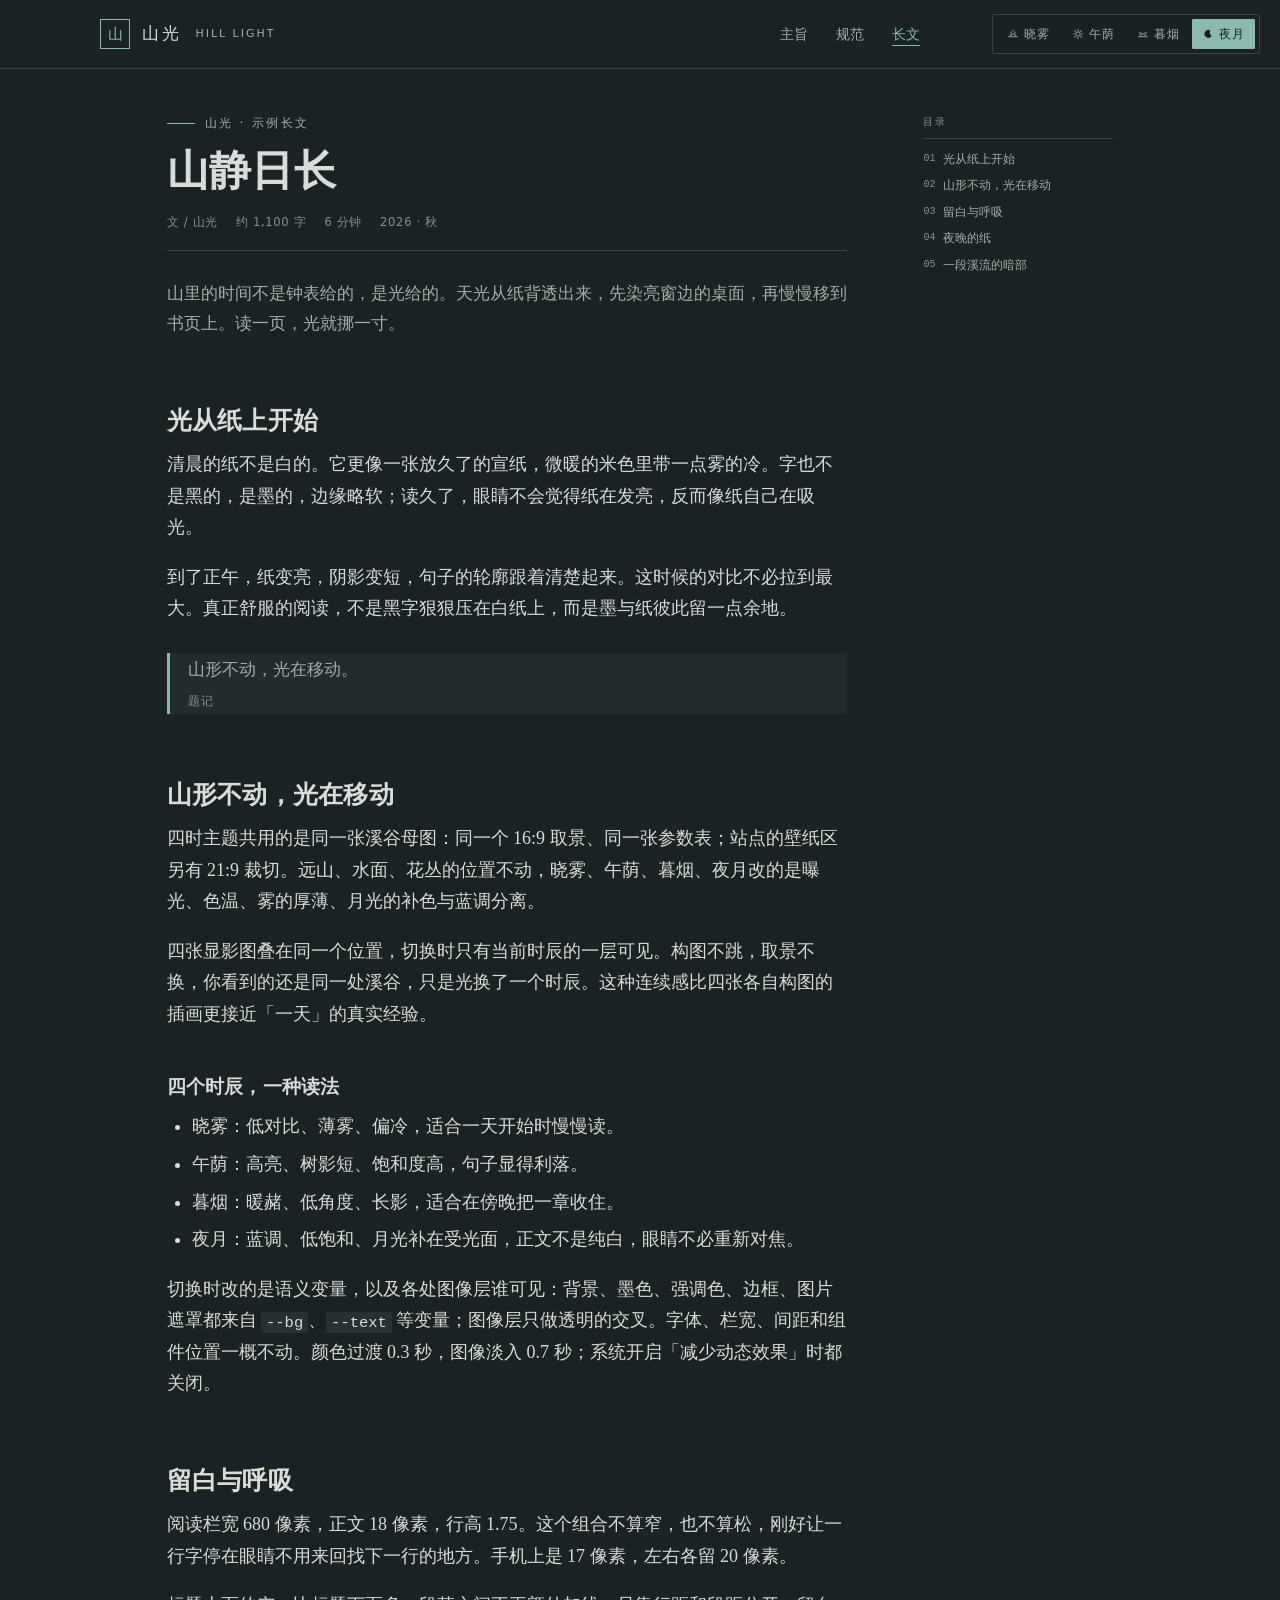
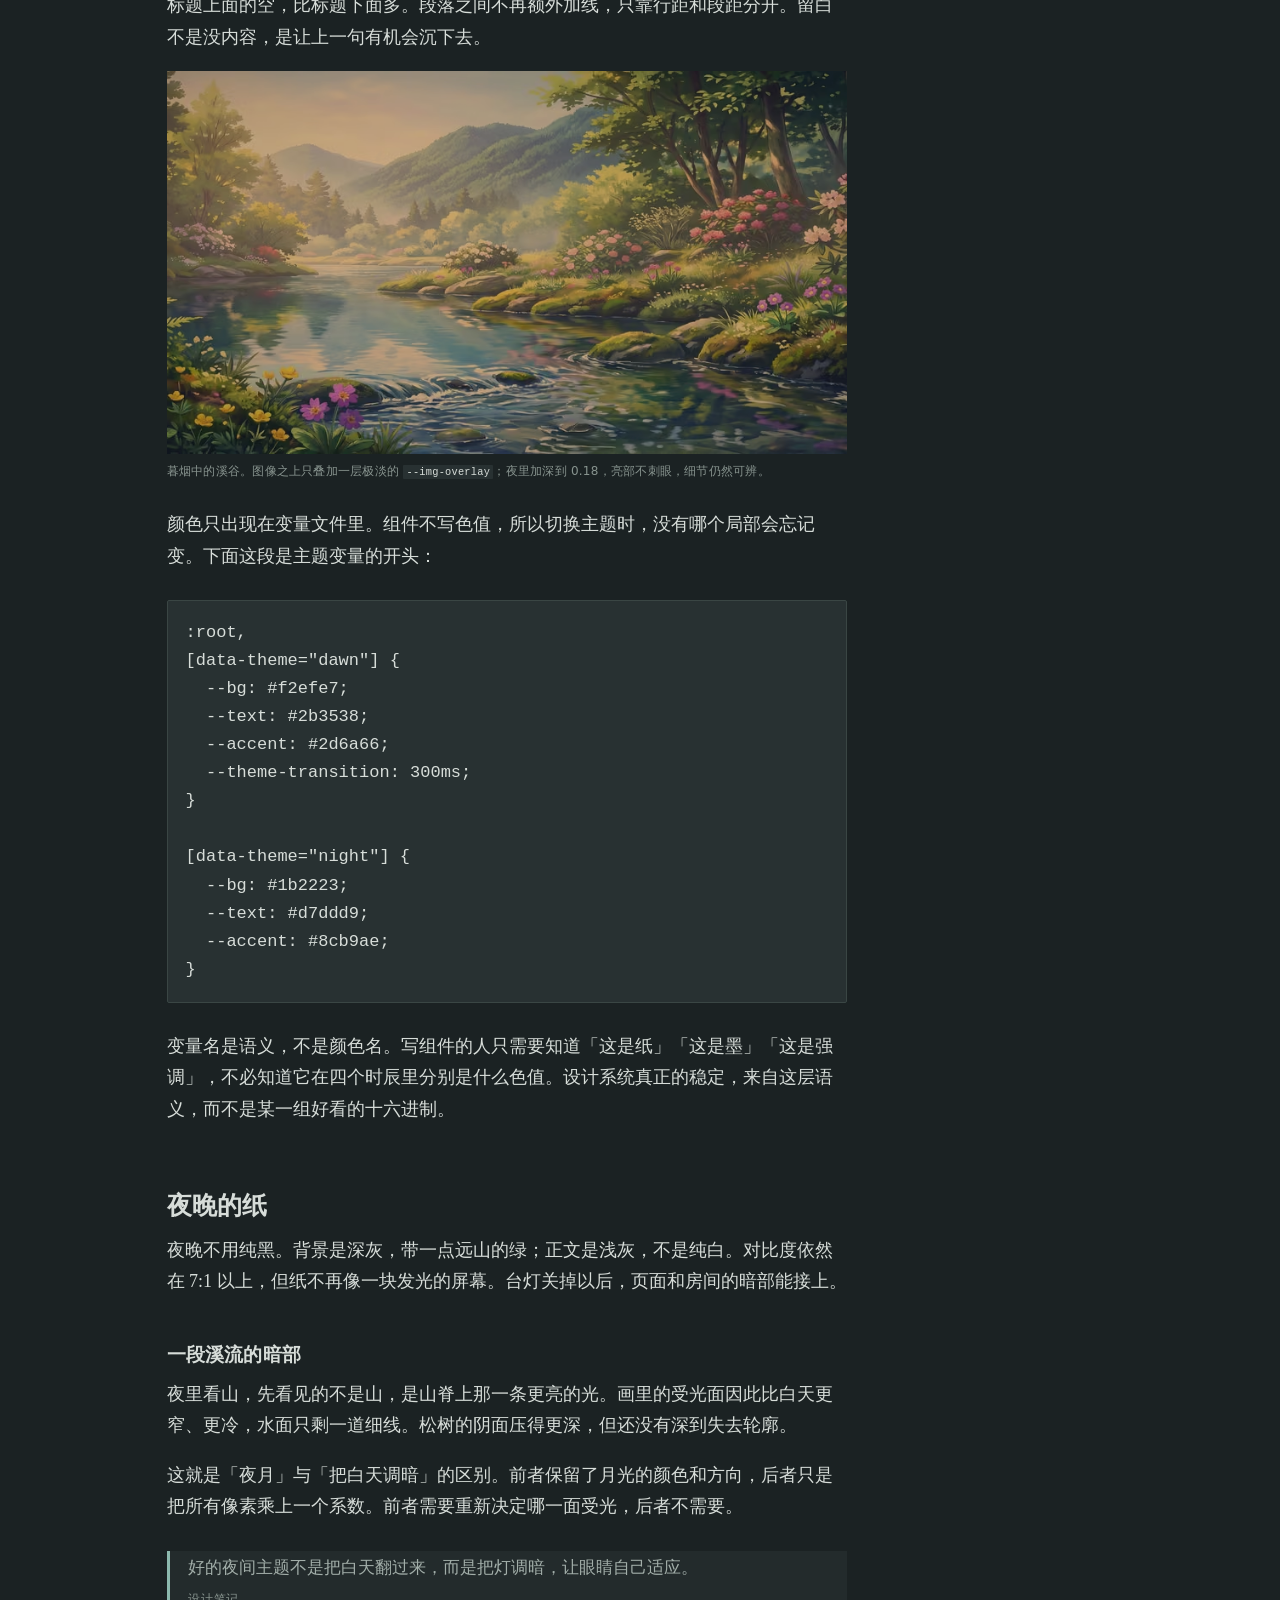
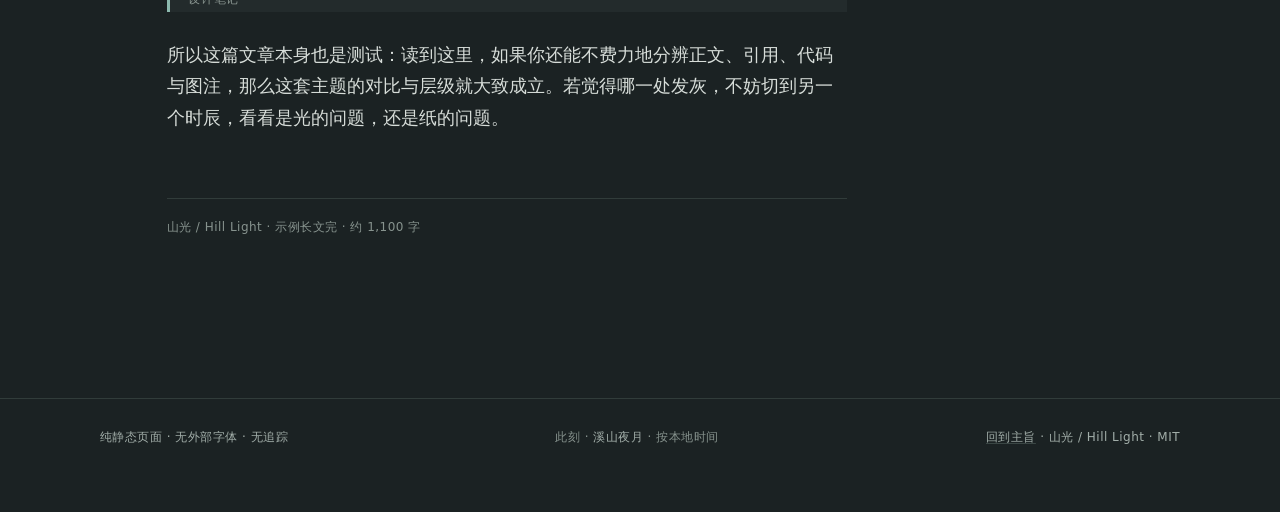
<file: demo.html>
<!DOCTYPE html>
<html lang="zh-CN" data-theme="dawn">
<head>
  <meta charset="utf-8">
  <meta name="viewport" content="width=device-width, initial-scale=1">
  <title>山静日长 · 山光 / Hill Light</title>
  <meta name="description" content="一篇用来检验 Hill Light 阅读面、图片压暗与四时切换的示例长文：山静日长。">
  <meta name="color-scheme" content="light dark">
  <meta name="theme-color" content="#f2efe7">
  <link rel="icon" href="assets/favicon.svg" type="image/svg+xml">
  <script>
    (function () {
      var root = document.documentElement;
      root.classList.add("has-js");
      var themes = ["dawn", "noon", "dusk", "night"];
      var theme = "dawn";
      var source = "auto";
      try {
        var params = new URLSearchParams(window.location.search);
        var param = params.get("theme");
        var preview = params.get("preview") === "1";
        var saved = window.localStorage.getItem("hill-light-theme");
        var hour = new Date().getHours();
        var byHour = hour >= 6 && hour < 11 ? "dawn"
          : hour >= 11 && hour < 17 ? "noon"
          : hour >= 17 && hour < 20 ? "dusk" : "night";
        // ?theme= is a one-page preview. With preview=1 it wins even for
        // readers who saved a choice; otherwise the saved choice stays default.
        if (themes.indexOf(saved) > -1 && !preview) {
          theme = saved;
          source = "manual";
        } else if (themes.indexOf(param) > -1) {
          theme = param;
          source = "preview";
        } else if (themes.indexOf(saved) > -1) {
          theme = saved;
          source = "manual";
        } else {
          theme = byHour;
        }
      } catch (error) {
        /* dawn stays the default */
      }
      root.setAttribute("data-theme", theme);
      root.setAttribute("data-theme-source", source);
      root.style.colorScheme = theme === "night" ? "dark" : "light";
    })();
  </script>
  <link rel="stylesheet" href="css/tokens.css">
  <link rel="stylesheet" href="css/base.css">
  <link rel="stylesheet" href="css/components.css">
  <link rel="stylesheet" href="css/pages.css">
</head>
<body>
  <a class="skip-link" href="#main">跳到主要内容</a>
  <p class="visually-hidden" id="theme-status" role="status" aria-live="polite"></p>

  <header class="site-header">
    <div class="wrap-wide site-header__inner">
      <a class="brand" href="index.html" aria-label="山光 Hill Light 首页">
        <span class="brand__seal" aria-hidden="true">山</span>
        <span class="brand__name">山光</span>
        <span class="brand__latin">Hill Light</span>
      </a>
      <nav class="site-nav" aria-label="主导航">
        <a href="index.html">主旨</a>
        <a href="styleguide.html">规范</a>
        <a href="demo.html" aria-current="page">长文</a>
      </nav>
    </div>
  </header>

  <div class="theme-switcher" data-theme-switcher role="group" aria-label="阅读主题">
    <button class="theme-btn" type="button" data-theme-choice="dawn" aria-pressed="true" aria-label="切换到溪山晓雾，清晨"><span class="theme-btn__dot" aria-hidden="true"><svg viewBox="0 0 12 12" aria-hidden="true" focusable="false"><path d="M1.6 8.6h8.8" stroke="currentColor" stroke-width="1.2" stroke-linecap="round"/><path d="M3.3 8.6a2.7 2.7 0 0 1 5.4 0" fill="none" stroke="currentColor" stroke-width="1.2"/><path d="M6 2.3v1.2M3.5 4.1l.85.85M8.5 4.1l-.85.85" stroke="currentColor" stroke-width="1.2" stroke-linecap="round"/></svg></span>晓雾
    </button>
    <button class="theme-btn" type="button" data-theme-choice="noon" aria-pressed="false" aria-label="切换到溪山午荫，正午"><span class="theme-btn__dot" aria-hidden="true"><svg viewBox="0 0 12 12" aria-hidden="true" focusable="false"><circle cx="6" cy="6" r="2.1" fill="none" stroke="currentColor" stroke-width="1.2"/><path d="M6 1.4v1.1M6 9.5v1.1M1.4 6h1.1M9.5 6h1.1M2.75 2.75l.8.8M8.45 8.45l.8.8M9.25 2.75l-.8.8M3.55 8.45l-.8.8" stroke="currentColor" stroke-width="1.2" stroke-linecap="round"/></svg></span>午荫
    </button>
    <button class="theme-btn" type="button" data-theme-choice="dusk" aria-pressed="false" aria-label="切换到溪山暮烟，黄昏"><span class="theme-btn__dot" aria-hidden="true"><svg viewBox="0 0 12 12" aria-hidden="true" focusable="false"><path d="M1.6 8.6h8.8" stroke="currentColor" stroke-width="1.2" stroke-linecap="round"/><path d="M3.3 8.6a2.7 2.7 0 0 1 5.4 0" fill="none" stroke="currentColor" stroke-width="1.2"/><path d="M2.4 4.9h1.7M7.9 4.9h1.7" stroke="currentColor" stroke-width="1.2" stroke-linecap="round"/></svg></span>暮烟
    </button>
    <button class="theme-btn" type="button" data-theme-choice="night" aria-pressed="false" aria-label="切换到溪山夜月，夜晚"><span class="theme-btn__dot" aria-hidden="true"><svg viewBox="0 0 12 12" aria-hidden="true" focusable="false"><path d="M8.4 2.5a3.9 3.9 0 1 0 1.2 5.6 4.8 4.8 0 0 1-1.2-5.6Z" fill="currentColor"/></svg></span>夜月
    </button>
  </div>

  <main id="main" class="wrap-wide">
    <div class="demo-layout">
      <article class="article">
        <header class="article__head">
          <p class="kicker">山光 · 示例长文</p>
          <h1 class="article__title">山静日长</h1>
          <p class="article__meta">
            <span>文 / 山光</span>
            <span>约 1,100 字</span>
            <span>6 分钟</span>
            <span>2026 · 秋</span>
          </p>
        </header>

        <div class="article__body prose">
          <p class="lead">山里的时间不是钟表给的，是光给的。天光从纸背透出来，先染亮窗边的桌面，再慢慢移到书页上。读一页，光就挪一寸。</p>

          <h2 id="light">光从纸上开始</h2>
          <p>清晨的纸不是白的。它更像一张放久了的宣纸，微暖的米色里带一点雾的冷。字也不是黑的，是墨的，边缘略软；读久了，眼睛不会觉得纸在发亮，反而像纸自己在吸光。</p>
          <p>到了正午，纸变亮，阴影变短，句子的轮廓跟着清楚起来。这时候的对比不必拉到最大。真正舒服的阅读，不是黑字狠狠压在白纸上，而是墨与纸彼此留一点余地。</p>

          <blockquote>
            <p>山形不动，光在移动。</p>
            <cite>题记</cite>
          </blockquote>

          <h2 id="mountain">山形不动，光在移动</h2>
          <p>四时主题共用的是同一张溪谷母图：同一个 16:9 取景、同一张参数表；站点的壁纸区另有 21:9 裁切。远山、水面、花丛的位置不动，晓雾、午荫、暮烟、夜月改的是曝光、色温、雾的厚薄、月光的补色与蓝调分离。</p>
          <p>四张显影图叠在同一个位置，切换时只有当前时辰的一层可见。构图不跳，取景不换，你看到的还是同一处溪谷，只是光换了一个时辰。这种连续感比四张各自构图的插画更接近「一天」的真实经验。</p>

          <h3>四个时辰，一种读法</h3>
          <ul>
            <li>晓雾：低对比、薄雾、偏冷，适合一天开始时慢慢读。</li>
            <li>午荫：高亮、树影短、饱和度高，句子显得利落。</li>
            <li>暮烟：暖赭、低角度、长影，适合在傍晚把一章收住。</li>
            <li>夜月：蓝调、低饱和、月光补在受光面，正文不是纯白，眼睛不必重新对焦。</li>
          </ul>
          <p>切换时改的是语义变量，以及各处图像层谁可见：背景、墨色、强调色、边框、图片遮罩都来自 <code>--bg</code>、<code>--text</code> 等变量；图像层只做透明的交叉。字体、栏宽、间距和组件位置一概不动。颜色过渡 0.3 秒，图像淡入 0.7 秒；系统开启「减少动态效果」时都关闭。</p>

          <h2 id="blank">留白与呼吸</h2>
          <p>阅读栏宽 680 像素，正文 18 像素，行高 1.75。这个组合不算窄，也不算松，刚好让一行字停在眼睛不用来回找下一行的地方。手机上是 17 像素，左右各留 20 像素。</p>
          <p>标题上面的空，比标题下面多。段落之间不再额外加线，只靠行距和段距分开。留白不是没内容，是让上一句有机会沉下去。</p>

          <figure class="img-wrap">
            <picture>
              <source srcset="assets/img/times/flower-dusk-800.avif 800w, assets/img/times/flower-dusk-1600.avif 1600w" sizes="(max-width: 900px) 100vw, 680px" type="image/avif">
              <source srcset="assets/img/times/flower-dusk-800.webp 800w, assets/img/times/flower-dusk-1600.webp 1600w" sizes="(max-width: 900px) 100vw, 680px" type="image/webp">
              <img src="assets/img/times/flower-dusk-1600.jpg" srcset="assets/img/times/flower-dusk-800.jpg 800w, assets/img/times/flower-dusk-1600.jpg 1600w" sizes="(max-width: 900px) 100vw, 680px" width="1600" height="900" loading="lazy" decoding="async" alt="暮烟中的溪谷：暖光低低扫过山脊，水面与花丛镀上一层金色。">
            </picture>
            <figcaption>暮烟中的溪谷。图像之上只叠加一层极淡的 <code>--img-overlay</code>；夜里加深到 0.18，亮部不刺眼，细节仍然可辨。</figcaption>
          </figure>

          <p>颜色只出现在变量文件里。组件不写色值，所以切换主题时，没有哪个局部会忘记变。下面这段是主题变量的开头：</p>

<pre><code>:root,
[data-theme="dawn"] {
  --bg: #f2efe7;
  --text: #2b3538;
  --accent: #2d6a66;
  --theme-transition: 300ms;
}

[data-theme="night"] {
  --bg: #1b2223;
  --text: #d7ddd9;
  --accent: #8cb9ae;
}</code></pre>

          <p>变量名是语义，不是颜色名。写组件的人只需要知道「这是纸」「这是墨」「这是强调」，不必知道它在四个时辰里分别是什么色值。设计系统真正的稳定，来自这层语义，而不是某一组好看的十六进制。</p>

          <h2 id="night">夜晚的纸</h2>
          <p>夜晚不用纯黑。背景是深灰，带一点远山的绿；正文是浅灰，不是纯白。对比度依然在 7:1 以上，但纸不再像一块发光的屏幕。台灯关掉以后，页面和房间的暗部能接上。</p>

          <h3 id="stream">一段溪流的暗部</h3>
          <p>夜里看山，先看见的不是山，是山脊上那一条更亮的光。画里的受光面因此比白天更窄、更冷，水面只剩一道细线。松树的阴面压得更深，但还没有深到失去轮廓。</p>
          <p>这就是「夜月」与「把白天调暗」的区别。前者保留了月光的颜色和方向，后者只是把所有像素乘上一个系数。前者需要重新决定哪一面受光，后者不需要。</p>

          <blockquote>
            <p>好的夜间主题不是把白天翻过来，而是把灯调暗，让眼睛自己适应。</p>
            <cite>设计笔记</cite>
          </blockquote>

          <p>所以这篇文章本身也是测试：读到这里，如果你还能不费力地分辨正文、引用、代码与图注，那么这套主题的对比与层级就大致成立。若觉得哪一处发灰，不妨切到另一个时辰，看看是光的问题，还是纸的问题。</p>

          <p class="article__end">山光 / Hill Light · 示例长文完 · 约 1,100 字</p>
        </div>
      </article>

      <nav class="toc" aria-label="本文目录">
        <p class="toc__title">目录</p>
        <ol>
          <li><a href="#light">光从纸上开始</a></li>
          <li><a href="#mountain">山形不动，光在移动</a></li>
          <li><a href="#blank">留白与呼吸</a></li>
          <li><a href="#night">夜晚的纸</a></li>
          <li><a href="#stream">一段溪流的暗部</a></li>
        </ol>
      </nav>
    </div>
  </main>

  <footer class="site-footer">
    <div class="wrap-wide site-footer__inner">
      <p>纯静态页面 · 无外部字体 · 无追踪</p>
      <p class="theme-state">此刻 · <strong data-theme-label>溪山晓雾</strong> · <span data-theme-source-label>按本地时间</span></p>
      <p><a href="index.html">回到主旨</a> · 山光 / Hill Light · MIT</p>
    </div>
  </footer>

  <script src="js/theme.js" defer></script>
</body>
</html>
</file>
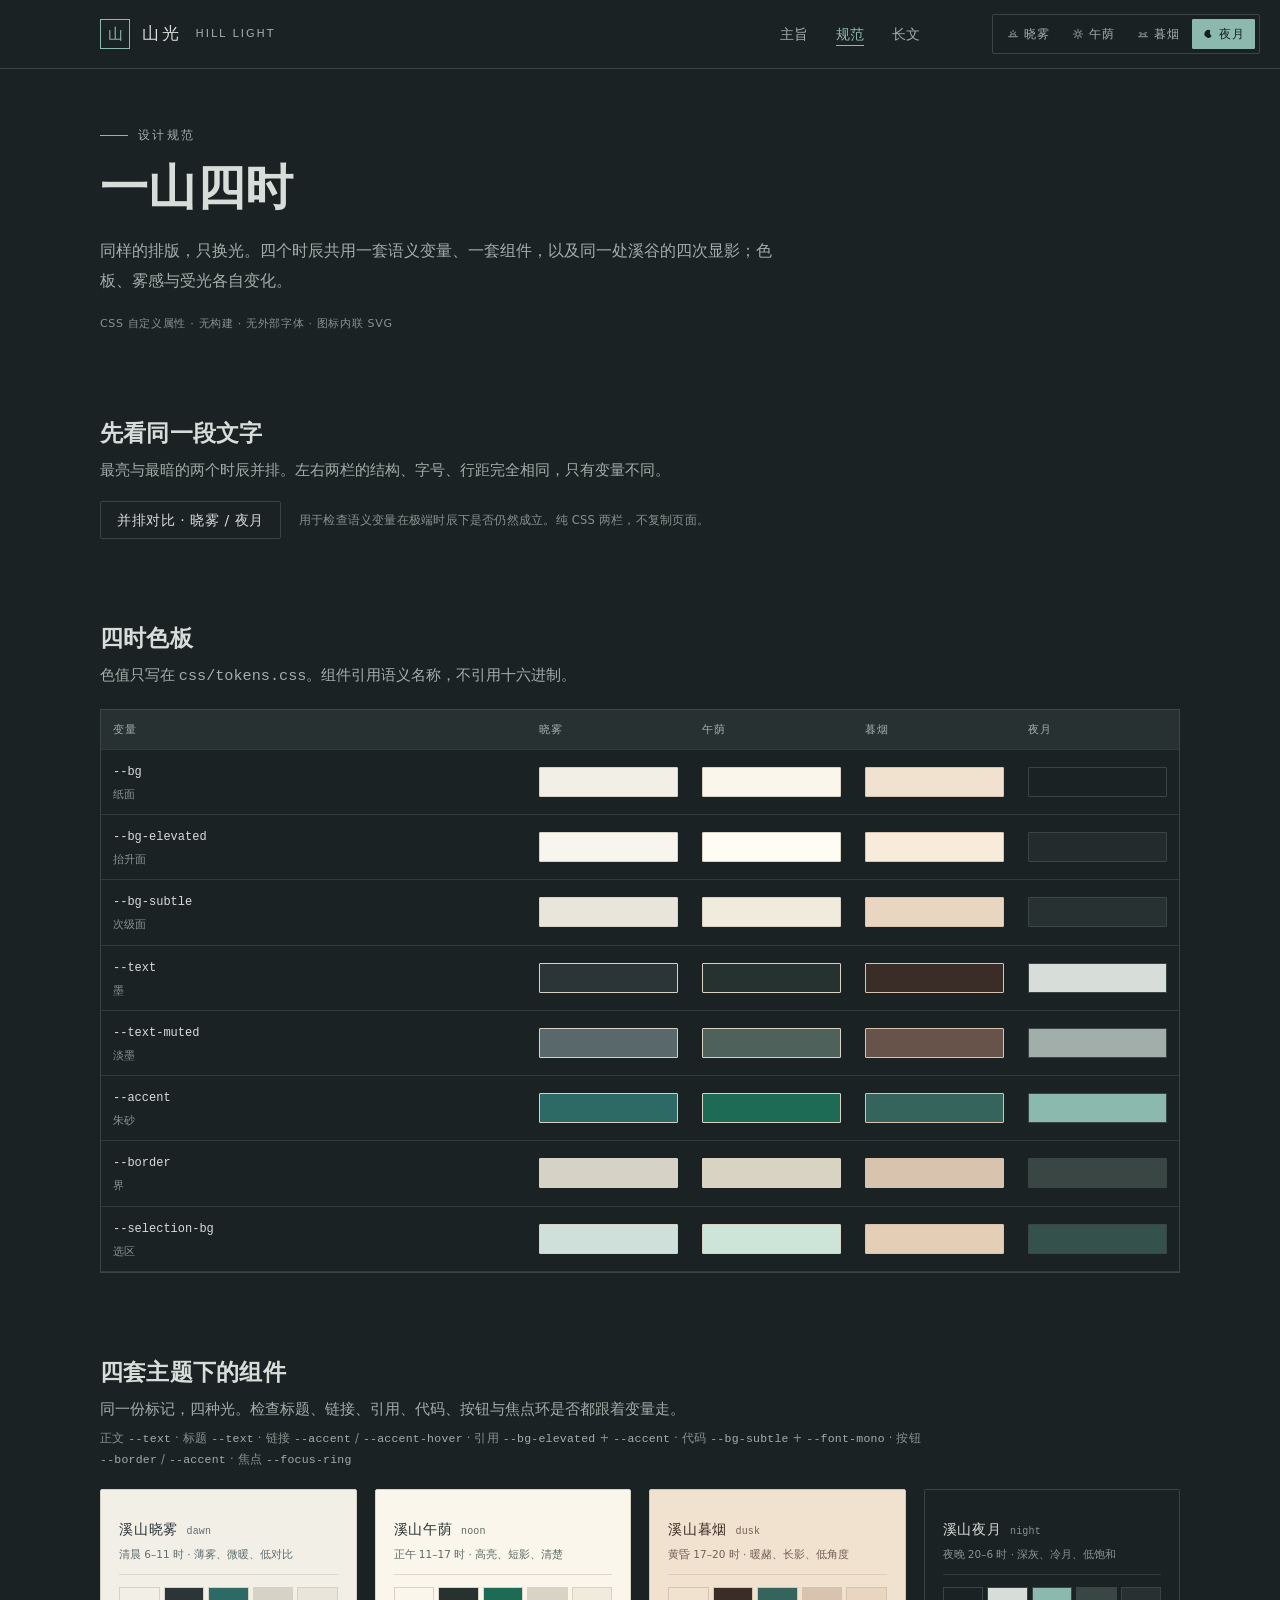
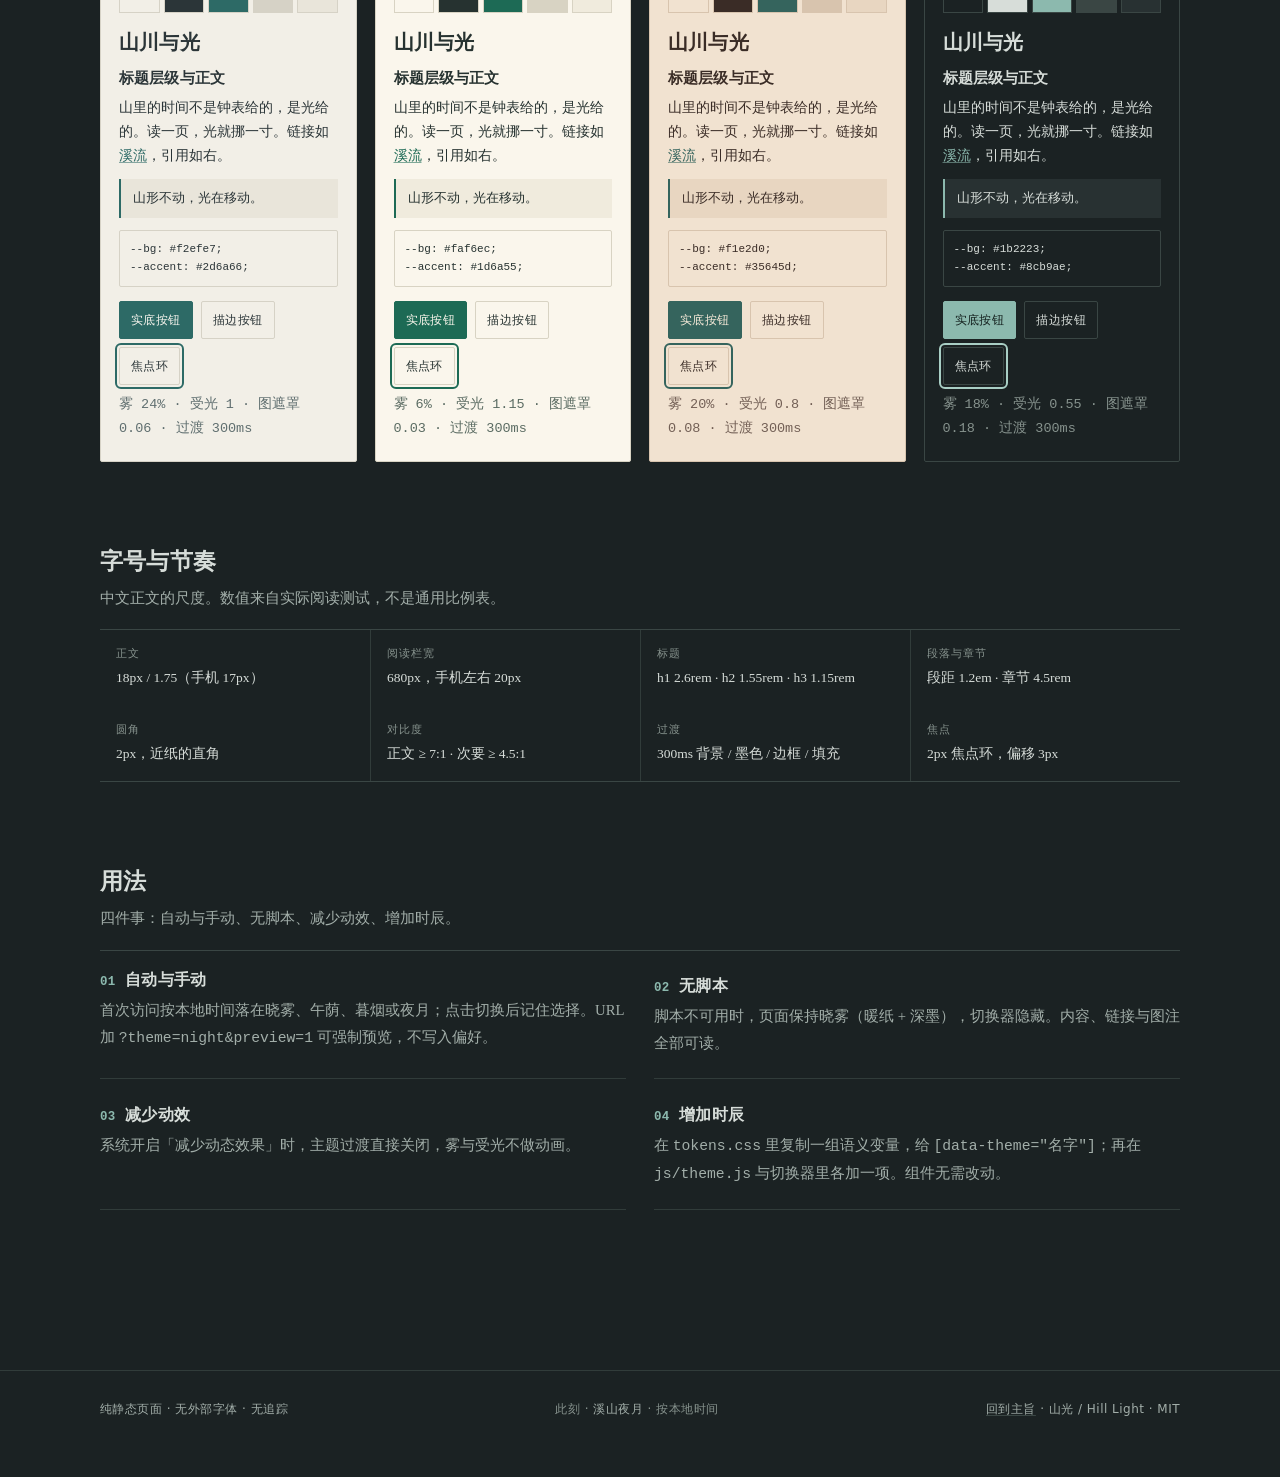
<file: styleguide.html>
<!DOCTYPE html>
<html lang="zh-CN" data-theme="dawn">
<head>
  <meta charset="utf-8">
  <meta name="viewport" content="width=device-width, initial-scale=1">
  <title>设计规范 · 山光 / Hill Light</title>
  <meta name="description" content="Hill Light 的设计规范：四时色板、组件、度量、对比度与用法。">
  <meta name="color-scheme" content="light dark">
  <meta name="theme-color" content="#f2efe7">
  <link rel="icon" href="assets/favicon.svg" type="image/svg+xml">
  <script>
    (function () {
      var root = document.documentElement;
      root.classList.add("has-js");
      var themes = ["dawn", "noon", "dusk", "night"];
      var theme = "dawn";
      var source = "auto";
      try {
        var params = new URLSearchParams(window.location.search);
        var param = params.get("theme");
        var preview = params.get("preview") === "1";
        var saved = window.localStorage.getItem("hill-light-theme");
        var hour = new Date().getHours();
        var byHour = hour >= 6 && hour < 11 ? "dawn"
          : hour >= 11 && hour < 17 ? "noon"
          : hour >= 17 && hour < 20 ? "dusk" : "night";
        // ?theme= is a one-page preview. With preview=1 it wins even for
        // readers who saved a choice; otherwise the saved choice stays default.
        if (themes.indexOf(saved) > -1 && !preview) {
          theme = saved;
          source = "manual";
        } else if (themes.indexOf(param) > -1) {
          theme = param;
          source = "preview";
        } else if (themes.indexOf(saved) > -1) {
          theme = saved;
          source = "manual";
        } else {
          theme = byHour;
        }
      } catch (error) {
        /* dawn stays the default */
      }
      root.setAttribute("data-theme", theme);
      root.setAttribute("data-theme-source", source);
      root.style.colorScheme = theme === "night" ? "dark" : "light";
    })();
  </script>
  <link rel="stylesheet" href="css/tokens.css">
  <link rel="stylesheet" href="css/base.css">
  <link rel="stylesheet" href="css/components.css">
  <link rel="stylesheet" href="css/pages.css">
</head>
<body>
  <a class="skip-link" href="#main">跳到主要内容</a>
  <p class="visually-hidden" id="theme-status" role="status" aria-live="polite"></p>

  <header class="site-header">
    <div class="wrap-wide site-header__inner">
      <a class="brand" href="index.html" aria-label="山光 Hill Light 首页">
        <span class="brand__seal" aria-hidden="true">山</span>
        <span class="brand__name">山光</span>
        <span class="brand__latin">Hill Light</span>
      </a>
      <nav class="site-nav" aria-label="主导航">
        <a href="index.html">主旨</a>
        <a href="styleguide.html" aria-current="page">规范</a>
        <a href="demo.html">长文</a>
      </nav>
    </div>
  </header>

  <div class="theme-switcher" data-theme-switcher role="group" aria-label="阅读主题">
    <button class="theme-btn" type="button" data-theme-choice="dawn" aria-pressed="true" aria-label="切换到溪山晓雾，清晨"><span class="theme-btn__dot" aria-hidden="true"><svg viewBox="0 0 12 12" aria-hidden="true" focusable="false"><path d="M1.6 8.6h8.8" stroke="currentColor" stroke-width="1.2" stroke-linecap="round"/><path d="M3.3 8.6a2.7 2.7 0 0 1 5.4 0" fill="none" stroke="currentColor" stroke-width="1.2"/><path d="M6 2.3v1.2M3.5 4.1l.85.85M8.5 4.1l-.85.85" stroke="currentColor" stroke-width="1.2" stroke-linecap="round"/></svg></span>晓雾
    </button>
    <button class="theme-btn" type="button" data-theme-choice="noon" aria-pressed="false" aria-label="切换到溪山午荫，正午"><span class="theme-btn__dot" aria-hidden="true"><svg viewBox="0 0 12 12" aria-hidden="true" focusable="false"><circle cx="6" cy="6" r="2.1" fill="none" stroke="currentColor" stroke-width="1.2"/><path d="M6 1.4v1.1M6 9.5v1.1M1.4 6h1.1M9.5 6h1.1M2.75 2.75l.8.8M8.45 8.45l.8.8M9.25 2.75l-.8.8M3.55 8.45l-.8.8" stroke="currentColor" stroke-width="1.2" stroke-linecap="round"/></svg></span>午荫
    </button>
    <button class="theme-btn" type="button" data-theme-choice="dusk" aria-pressed="false" aria-label="切换到溪山暮烟，黄昏"><span class="theme-btn__dot" aria-hidden="true"><svg viewBox="0 0 12 12" aria-hidden="true" focusable="false"><path d="M1.6 8.6h8.8" stroke="currentColor" stroke-width="1.2" stroke-linecap="round"/><path d="M3.3 8.6a2.7 2.7 0 0 1 5.4 0" fill="none" stroke="currentColor" stroke-width="1.2"/><path d="M2.4 4.9h1.7M7.9 4.9h1.7" stroke="currentColor" stroke-width="1.2" stroke-linecap="round"/></svg></span>暮烟
    </button>
    <button class="theme-btn" type="button" data-theme-choice="night" aria-pressed="false" aria-label="切换到溪山夜月，夜晚"><span class="theme-btn__dot" aria-hidden="true"><svg viewBox="0 0 12 12" aria-hidden="true" focusable="false"><path d="M8.4 2.5a3.9 3.9 0 1 0 1.2 5.6 4.8 4.8 0 0 1-1.2-5.6Z" fill="currentColor"/></svg></span>夜月
    </button>
  </div>

  <main id="main" class="wrap-wide">
    <header class="page-head">
      <p class="kicker">设计规范</p>
      <h1>一山四时</h1>
      <p class="lede">同样的排版，只换光。四个时辰共用一套语义变量、一套组件，以及同一处溪谷的四次显影；色板、雾感与受光各自变化。</p>
      <p class="page-head__meta">CSS 自定义属性 · 无构建 · 无外部字体 · 图标内联 SVG</p>
    </header>

    <section class="section" aria-labelledby="compare-title">
      <div class="section__head">
        <h2 id="compare-title">先看同一段文字</h2>
        <p>最亮与最暗的两个时辰并排。左右两栏的结构、字号、行距完全相同，只有变量不同。</p>
      </div>
      <div class="compare-bar">
        <button class="btn" type="button" id="compare-toggle" data-compare-toggle aria-pressed="false" aria-controls="compare">并排对比 · 晓雾 / 夜月</button>
        <span class="compare-bar__hint">用于检查语义变量在极端时辰下是否仍然成立。纯 CSS 两栏，不复制页面。</span>
      </div>
      <div class="compare" id="compare" hidden>
        <div class="compare__grid">
          <div class="compare__pane" data-theme="dawn">
            <p class="compare__label">溪山晓雾 · dawn</p>
            <p>山里的时间不是钟表给的，是光给的。天光从纸背透出来，先染亮窗边的桌面，再慢慢移到书页上。</p>
            <p class="compare__meta">正文 18px / 行高 1.75 / 栏宽 680px</p>
          </div>
          <div class="compare__pane" data-theme="night">
            <p class="compare__label">溪山夜月 · night</p>
            <p>山里的时间不是钟表给的，是光给的。天光从纸背透出来，先染亮窗边的桌面，再慢慢移到书页上。</p>
            <p class="compare__meta">正文 18px / 行高 1.75 / 栏宽 680px</p>
          </div>
        </div>
      </div>
    </section>

    <section class="section" aria-labelledby="palette-title">
      <div class="section__head">
        <h2 id="palette-title">四时色板</h2>
        <p>色值只写在 <code>css/tokens.css</code>。组件引用语义名称，不引用十六进制。</p>
      </div>
      <p class="table-hint" id="palette-hint">左右滑动查看完整色板</p>
      <div class="table-scroll" tabindex="0" role="region" aria-labelledby="palette-title" aria-describedby="palette-hint">
        <table class="token-table">
          <caption class="visually-hidden">语义变量在四个时辰中的取值</caption>
          <thead>
            <tr>
              <th scope="col">变量</th>
              <th scope="col">晓雾</th>
              <th scope="col">午荫</th>
              <th scope="col">暮烟</th>
              <th scope="col">夜月</th>
            </tr>
          </thead>
          <tbody>
            <tr>
              <th scope="row"><code>--bg</code><span>纸面</span></th>
              <td><span class="swatch" data-theme="dawn" style="--swatch: var(--bg)" aria-hidden="true"></span></td>
              <td><span class="swatch" data-theme="noon" style="--swatch: var(--bg)" aria-hidden="true"></span></td>
              <td><span class="swatch" data-theme="dusk" style="--swatch: var(--bg)" aria-hidden="true"></span></td>
              <td><span class="swatch" data-theme="night" style="--swatch: var(--bg)" aria-hidden="true"></span></td>
            </tr>
            <tr>
              <th scope="row"><code>--bg-elevated</code><span>抬升面</span></th>
              <td><span class="swatch" data-theme="dawn" style="--swatch: var(--bg-elevated)" aria-hidden="true"></span></td>
              <td><span class="swatch" data-theme="noon" style="--swatch: var(--bg-elevated)" aria-hidden="true"></span></td>
              <td><span class="swatch" data-theme="dusk" style="--swatch: var(--bg-elevated)" aria-hidden="true"></span></td>
              <td><span class="swatch" data-theme="night" style="--swatch: var(--bg-elevated)" aria-hidden="true"></span></td>
            </tr>
            <tr>
              <th scope="row"><code>--bg-subtle</code><span>次级面</span></th>
              <td><span class="swatch" data-theme="dawn" style="--swatch: var(--bg-subtle)" aria-hidden="true"></span></td>
              <td><span class="swatch" data-theme="noon" style="--swatch: var(--bg-subtle)" aria-hidden="true"></span></td>
              <td><span class="swatch" data-theme="dusk" style="--swatch: var(--bg-subtle)" aria-hidden="true"></span></td>
              <td><span class="swatch" data-theme="night" style="--swatch: var(--bg-subtle)" aria-hidden="true"></span></td>
            </tr>
            <tr>
              <th scope="row"><code>--text</code><span>墨</span></th>
              <td><span class="swatch" data-theme="dawn" style="--swatch: var(--text)" aria-hidden="true"></span></td>
              <td><span class="swatch" data-theme="noon" style="--swatch: var(--text)" aria-hidden="true"></span></td>
              <td><span class="swatch" data-theme="dusk" style="--swatch: var(--text)" aria-hidden="true"></span></td>
              <td><span class="swatch" data-theme="night" style="--swatch: var(--text)" aria-hidden="true"></span></td>
            </tr>
            <tr>
              <th scope="row"><code>--text-muted</code><span>淡墨</span></th>
              <td><span class="swatch" data-theme="dawn" style="--swatch: var(--text-muted)" aria-hidden="true"></span></td>
              <td><span class="swatch" data-theme="noon" style="--swatch: var(--text-muted)" aria-hidden="true"></span></td>
              <td><span class="swatch" data-theme="dusk" style="--swatch: var(--text-muted)" aria-hidden="true"></span></td>
              <td><span class="swatch" data-theme="night" style="--swatch: var(--text-muted)" aria-hidden="true"></span></td>
            </tr>
            <tr>
              <th scope="row"><code>--accent</code><span>朱砂</span></th>
              <td><span class="swatch" data-theme="dawn" style="--swatch: var(--accent)" aria-hidden="true"></span></td>
              <td><span class="swatch" data-theme="noon" style="--swatch: var(--accent)" aria-hidden="true"></span></td>
              <td><span class="swatch" data-theme="dusk" style="--swatch: var(--accent)" aria-hidden="true"></span></td>
              <td><span class="swatch" data-theme="night" style="--swatch: var(--accent)" aria-hidden="true"></span></td>
            </tr>
            <tr>
              <th scope="row"><code>--border</code><span>界</span></th>
              <td><span class="swatch" data-theme="dawn" style="--swatch: var(--border)" aria-hidden="true"></span></td>
              <td><span class="swatch" data-theme="noon" style="--swatch: var(--border)" aria-hidden="true"></span></td>
              <td><span class="swatch" data-theme="dusk" style="--swatch: var(--border)" aria-hidden="true"></span></td>
              <td><span class="swatch" data-theme="night" style="--swatch: var(--border)" aria-hidden="true"></span></td>
            </tr>
            <tr>
              <th scope="row"><code>--selection-bg</code><span>选区</span></th>
              <td><span class="swatch" data-theme="dawn" style="--swatch: var(--selection-bg)" aria-hidden="true"></span></td>
              <td><span class="swatch" data-theme="noon" style="--swatch: var(--selection-bg)" aria-hidden="true"></span></td>
              <td><span class="swatch" data-theme="dusk" style="--swatch: var(--selection-bg)" aria-hidden="true"></span></td>
              <td><span class="swatch" data-theme="night" style="--swatch: var(--selection-bg)" aria-hidden="true"></span></td>
            </tr>
          </tbody>
        </table>
      </div>
    </section>

    <section class="section" aria-labelledby="components-title">
      <div class="section__head">
        <h2 id="components-title">四套主题下的组件</h2>
        <p>同一份标记，四种光。检查标题、链接、引用、代码、按钮与焦点环是否都跟着变量走。</p>
        <p class="component-map">正文 <code>--text</code> · 标题 <code>--text</code> · 链接 <code>--accent</code> / <code>--accent-hover</code> · 引用 <code>--bg-elevated</code> + <code>--accent</code> · 代码 <code>--bg-subtle</code> + <code>--font-mono</code> · 按钮 <code>--border</code> / <code>--accent</code> · 焦点 <code>--focus-ring</code></p>
      </div>
      <div class="specimen-grid">
        <article class="specimen" data-theme="dawn">
          <header class="specimen__head">
            <p class="specimen__name">溪山晓雾 <code>dawn</code></p>
            <p class="specimen__note">清晨 6–11 时 · 薄雾、微暖、低对比</p>
          </header>
          <div class="specimen__swatches" aria-hidden="true">
            <span style="--swatch: var(--bg)"></span>
            <span style="--swatch: var(--text)"></span>
            <span style="--swatch: var(--accent)"></span>
            <span style="--swatch: var(--border)"></span>
            <span style="--swatch: var(--bg-subtle)"></span>
          </div>
          <h3>山川与光</h3>
          <h4>标题层级与正文</h4>
          <p>山里的时间不是钟表给的，是光给的。读一页，光就挪一寸。链接如 <a href="index.html">溪流</a>，引用如右。</p>
          <blockquote><p>山形不动，光在移动。</p></blockquote>
          <pre><code>--bg: #f2efe7;
--accent: #2d6a66;</code></pre>
          <div class="specimen__actions">
            <span class="btn btn--solid">实底按钮</span>
            <span class="btn">描边按钮</span>
            <span class="btn focus-sample" tabindex="-1">焦点环</span>
          </div>
          <p class="specimen__vars">雾 24% · 受光 1 · 图遮罩 0.06 · 过渡 300ms</p>
        </article>

        <article class="specimen" data-theme="noon">
          <header class="specimen__head">
            <p class="specimen__name">溪山午荫 <code>noon</code></p>
            <p class="specimen__note">正午 11–17 时 · 高亮、短影、清楚</p>
          </header>
          <div class="specimen__swatches" aria-hidden="true">
            <span style="--swatch: var(--bg)"></span>
            <span style="--swatch: var(--text)"></span>
            <span style="--swatch: var(--accent)"></span>
            <span style="--swatch: var(--border)"></span>
            <span style="--swatch: var(--bg-subtle)"></span>
          </div>
          <h3>山川与光</h3>
          <h4>标题层级与正文</h4>
          <p>山里的时间不是钟表给的，是光给的。读一页，光就挪一寸。链接如 <a href="index.html">溪流</a>，引用如右。</p>
          <blockquote><p>山形不动，光在移动。</p></blockquote>
          <pre><code>--bg: #faf6ec;
--accent: #1d6a55;</code></pre>
          <div class="specimen__actions">
            <span class="btn btn--solid">实底按钮</span>
            <span class="btn">描边按钮</span>
            <span class="btn focus-sample" tabindex="-1">焦点环</span>
          </div>
          <p class="specimen__vars">雾 6% · 受光 1.15 · 图遮罩 0.03 · 过渡 300ms</p>
        </article>

        <article class="specimen" data-theme="dusk">
          <header class="specimen__head">
            <p class="specimen__name">溪山暮烟 <code>dusk</code></p>
            <p class="specimen__note">黄昏 17–20 时 · 暖赭、长影、低角度</p>
          </header>
          <div class="specimen__swatches" aria-hidden="true">
            <span style="--swatch: var(--bg)"></span>
            <span style="--swatch: var(--text)"></span>
            <span style="--swatch: var(--accent)"></span>
            <span style="--swatch: var(--border)"></span>
            <span style="--swatch: var(--bg-subtle)"></span>
          </div>
          <h3>山川与光</h3>
          <h4>标题层级与正文</h4>
          <p>山里的时间不是钟表给的，是光给的。读一页，光就挪一寸。链接如 <a href="index.html">溪流</a>，引用如右。</p>
          <blockquote><p>山形不动，光在移动。</p></blockquote>
          <pre><code>--bg: #f1e2d0;
--accent: #35645d;</code></pre>
          <div class="specimen__actions">
            <span class="btn btn--solid">实底按钮</span>
            <span class="btn">描边按钮</span>
            <span class="btn focus-sample" tabindex="-1">焦点环</span>
          </div>
          <p class="specimen__vars">雾 20% · 受光 0.8 · 图遮罩 0.08 · 过渡 300ms</p>
        </article>

        <article class="specimen" data-theme="night">
          <header class="specimen__head">
            <p class="specimen__name">溪山夜月 <code>night</code></p>
            <p class="specimen__note">夜晚 20–6 时 · 深灰、冷月、低饱和</p>
          </header>
          <div class="specimen__swatches" aria-hidden="true">
            <span style="--swatch: var(--bg)"></span>
            <span style="--swatch: var(--text)"></span>
            <span style="--swatch: var(--accent)"></span>
            <span style="--swatch: var(--border)"></span>
            <span style="--swatch: var(--bg-subtle)"></span>
          </div>
          <h3>山川与光</h3>
          <h4>标题层级与正文</h4>
          <p>山里的时间不是钟表给的，是光给的。读一页，光就挪一寸。链接如 <a href="index.html">溪流</a>，引用如右。</p>
          <blockquote><p>山形不动，光在移动。</p></blockquote>
          <pre><code>--bg: #1b2223;
--accent: #8cb9ae;</code></pre>
          <div class="specimen__actions">
            <span class="btn btn--solid">实底按钮</span>
            <span class="btn">描边按钮</span>
            <span class="btn focus-sample" tabindex="-1">焦点环</span>
          </div>
          <p class="specimen__vars">雾 18% · 受光 0.55 · 图遮罩 0.18 · 过渡 300ms</p>
        </article>
      </div>
    </section>

    <section class="section" aria-labelledby="metrics-title">
      <div class="section__head">
        <h2 id="metrics-title">字号与节奏</h2>
        <p>中文正文的尺度。数值来自实际阅读测试，不是通用比例表。</p>
      </div>
      <div class="metrics">
        <dl>
          <div>
            <dt>正文</dt>
            <dd>18px / 1.75（手机 17px）</dd>
          </div>
          <div>
            <dt>阅读栏宽</dt>
            <dd>680px，手机左右 20px</dd>
          </div>
          <div>
            <dt>标题</dt>
            <dd>h1 2.6rem · h2 1.55rem · h3 1.15rem</dd>
          </div>
          <div>
            <dt>段落与章节</dt>
            <dd>段距 1.2em · 章节 4.5rem</dd>
          </div>
          <div>
            <dt>圆角</dt>
            <dd>2px，近纸的直角</dd>
          </div>
          <div>
            <dt>对比度</dt>
            <dd>正文 ≥ 7:1 · 次要 ≥ 4.5:1</dd>
          </div>
          <div>
            <dt>过渡</dt>
            <dd>300ms 背景 / 墨色 / 边框 / 填充</dd>
          </div>
          <div>
            <dt>焦点</dt>
            <dd>2px 焦点环，偏移 3px</dd>
          </div>
        </dl>
      </div>
    </section>

    <section class="section" aria-labelledby="usage-title">
      <div class="section__head">
        <h2 id="usage-title">用法</h2>
        <p>四件事：自动与手动、无脚本、减少动效、增加时辰。</p>
      </div>
      <ol class="notes">
        <li>
          <h3>自动与手动</h3>
          <p>首次访问按本地时间落在晓雾、午荫、暮烟或夜月；点击切换后记住选择。URL 加 <code>?theme=night&amp;preview=1</code> 可强制预览，不写入偏好。</p>
        </li>
        <li>
          <h3>无脚本</h3>
          <p>脚本不可用时，页面保持晓雾（暖纸 + 深墨），切换器隐藏。内容、链接与图注全部可读。</p>
        </li>
        <li>
          <h3>减少动效</h3>
          <p>系统开启「减少动态效果」时，主题过渡直接关闭，雾与受光不做动画。</p>
        </li>
        <li>
          <h3>增加时辰</h3>
          <p>在 <code>tokens.css</code> 里复制一组语义变量，给 <code>[data-theme="名字"]</code>；再在 <code>js/theme.js</code> 与切换器里各加一项。组件无需改动。</p>
        </li>
      </ol>
    </section>
  </main>

  <footer class="site-footer">
    <div class="wrap-wide site-footer__inner">
      <p>纯静态页面 · 无外部字体 · 无追踪</p>
      <p class="theme-state">此刻 · <strong data-theme-label>溪山晓雾</strong> · <span data-theme-source-label>按本地时间</span></p>
      <p><a href="index.html">回到主旨</a> · 山光 / Hill Light · MIT</p>
    </div>
  </footer>

  <script src="js/theme.js" defer></script>
</body>
</html>
</file>
<file: css/tokens.css>
/* ==========================================================================
   山光 / Hill Light · semantic tokens
   Dawn is the default (works without JS). Themes override only the light:
   color, contrast, haze, shadow. Geometry, type and spacing stay constant.
   ========================================================================== */

:root,
[data-theme="dawn"] {
  color-scheme: light;

  /* Paper */
  --bg: #f2efe7;
  --bg-elevated: #f8f5ee;
  --bg-subtle: #e9e5da;

  /* Ink */
  --text: #2b3538;
  --text-muted: #58686b;
  --text-faint: #5f6e6f;

  /* Accent: a shared celadon family; night keeps the hue, loses chroma */
  --accent: #2d6a66;
  --accent-hover: #1f4f4c;
  --accent-contrast: #f8f5ee;
  --accent-soft: #d9e4df;

  /* Lines */
  --border: #d6d2c6;
  --divider: #dcd8cd;

  /* Reading aids */
  --selection-bg: #cfe0da;
  --focus-ring: #2d6a66;

  /* Images: light is applied as a wash, never as a glow over the subject */
  --img-overlay: #1b2626;
  --img-overlay-opacity: 0.06;

  /* Light and air (artwork variables) */
  --sky-top: #e7e8e1;
  --sky-bottom: #f4f1e8;
  --light: #ede6ce;
  --light-halo: #f2ecda;
  --light-opacity: 0.72;
  --mountain-far: #c3ccc5;
  --mountain-mid: #9eaea6;
  --mountain-near: #778c84;
  --ridge-highlight: #f2f0e6;
  --ridge-opacity: 0.32;
  --mist: #f0eee6;
  --haze-opacity: 0.55;
  --tree: #526a61;
  --tree-shade: #435a52;
  --tree-rim: #dde5dc;
  --tree-rim-opacity: 0.28;
  --water: #b8c9c1;
  --water-deep: #93a9a0;
  --water-line: #e6ece5;
  --water-light-opacity: 0.45;
  --rock: #6b8078;
  --boat: #3d4f4a;
  --reed: #6f837b;
  --art-saturation: 0.92;
  --art-contrast: 0.94;

  /* Artwork stage: a fixed dark plate in every theme, never the paper */
  --stage-bg: #101716;
  --stage-ink: #f5efe2;
  --stage-ink-muted: rgba(245, 239, 226, 0.74);
  --stage-ink-faint: rgba(245, 239, 226, 0.52);
  --stage-line: rgba(245, 239, 226, 0.22);
  --stage-accent: #e7c98f;

  /* Motion */
  --theme-transition: 300ms;
  --motion-fast: 160ms;
  --ease: cubic-bezier(0.25, 0.46, 0.45, 0.94);

  /* Constant geometry / rhythm (identical in every theme) */
  --measure: 680px;
  --measure-wide: 1080px;
  --gutter: 20px;
  --radius: 2px;
  --space-1: 0.375rem;
  --space-2: 0.75rem;
  --space-3: 1.125rem;
  --space-4: 1.75rem;
  --space-5: 2.75rem;
  --space-6: 4rem;
  --space-7: 6rem;
  --font-serif: "Source Han Serif SC", "Noto Serif SC", "Songti SC", "SimSun", Georgia, serif;
  --font-sans: "Source Han Sans SC", "Noto Sans SC", "PingFang SC", "Microsoft YaHei", system-ui, sans-serif;
  --font-mono: "JetBrains Mono", "Fira Code", "Cascadia Mono", "SFMono-Regular", Consolas, monospace;
  --text-base: 18px;
  --text-small: 14px;
  --text-micro: 12px;
  --leading: 1.75;
  --rule-weight: 1px;
}

[data-theme="noon"] {
  color-scheme: light;

  --bg: #faf6ec;
  --bg-elevated: #fffcf4;
  --bg-subtle: #f0ebdd;

  --text: #263230;
  --text-muted: #4f615b;
  --text-faint: #5a6b62;

  --accent: #1d6a55;
  --accent-hover: #14503f;
  --accent-contrast: #faf6ec;
  --accent-soft: #d4e6dc;

  --border: #d8d3c3;
  --divider: #e0dacc;

  --selection-bg: #cce5d8;
  --focus-ring: #1d6a55;

  --img-overlay: #132019;
  --img-overlay-opacity: 0.05;

  --sky-top: #f7f2e2;
  --sky-bottom: #fbf7ec;
  --light: #f2d488;
  --light-halo: #f6e7b4;
  --light-opacity: 1;
  --mountain-far: #b7c8b5;
  --mountain-mid: #86a48f;
  --mountain-near: #557b66;
  --ridge-highlight: #fbf4d8;
  --ridge-opacity: 0.62;
  --mist: #f6f3e6;
  --haze-opacity: 0.18;
  --tree: #33513f;
  --tree-shade: #274132;
  --tree-rim: #d8e4c8;
  --tree-rim-opacity: 0.45;
  --water: #a7c6b5;
  --water-deep: #7fa795;
  --water-line: #eff7e9;
  --water-light-opacity: 0.6;
  --rock: #5a7261;
  --boat: #2f3d35;
  --reed: #59735f;
  --art-saturation: 1;
  --art-contrast: 1;
}

[data-theme="dusk"] {
  color-scheme: light;

  --bg: #f1e2d0;
  --bg-elevated: #f8ebda;
  --bg-subtle: #e8d6c1;

  --text: #3a2c26;
  --text-muted: #67534a;
  --text-faint: #725f55;

  --accent: #35645d;
  --accent-hover: #264e49;
  --accent-contrast: #f8ebda;
  --accent-soft: #e3d3c0;

  --border: #d8c4ae;
  --divider: #deccb8;

  --selection-bg: #e4cfb6;
  --focus-ring: #35645d;

  --img-overlay: #2a1a12;
  --img-overlay-opacity: 0.1;

  --sky-top: #e8cdb4;
  --sky-bottom: #f4e4d2;
  --light: #e9a264;
  --light-halo: #f2c29a;
  --light-opacity: 0.9;
  --mountain-far: #c2a28c;
  --mountain-mid: #a27862;
  --mountain-near: #775440;
  --ridge-highlight: #f2c79a;
  --ridge-opacity: 0.72;
  --mist: #eed7c2;
  --haze-opacity: 0.42;
  --tree: #5e4432;
  --tree-shade: #4a3426;
  --tree-rim: #e9b98a;
  --tree-rim-opacity: 0.5;
  --water: #d0b69e;
  --water-deep: #b08f76;
  --water-line: #f6e2cb;
  --water-light-opacity: 0.7;
  --rock: #6e4f3d;
  --boat: #3b2b23;
  --reed: #7a5b45;
  --art-saturation: 1.05;
  --art-contrast: 0.96;
}

[data-theme="night"] {
  color-scheme: dark;

  --bg: #1b2223;
  --bg-elevated: #232b2c;
  --bg-subtle: #283132;

  --text: #d7ddd9;
  --text-muted: #a2aea9;
  --text-faint: #87938e;

  --accent: #8cb9ae;
  --accent-hover: #a9cfc5;
  --accent-contrast: #14201e;
  --accent-soft: #2c3c39;

  --border: #3a4644;
  --divider: #313c3a;

  --selection-bg: #35514b;
  --focus-ring: #a9cfc5;

  --img-overlay: #0c1212;
  --img-overlay-opacity: 0.18;

  --sky-top: #18201f;
  --sky-bottom: #202a29;
  --light: #dce4da;
  --light-halo: #b9cfc6;
  --light-opacity: 0.8;
  --mountain-far: #354441;
  --mountain-mid: #2b3b37;
  --mountain-near: #22302d;
  --ridge-highlight: #9ec4ba;
  --ridge-opacity: 0.34;
  --mist: #2e3c39;
  --haze-opacity: 0.35;
  --tree: #3f574f;
  --tree-shade: #344a43;
  --tree-rim: #a9c9bf;
  --tree-rim-opacity: 0.38;
  --water: #334743;
  --water-deep: #2a3b38;
  --water-line: #7ea39a;
  --water-light-opacity: 0.4;
  --rock: #2c3b38;
  --boat: #0f1716;
  --reed: #4a625b;
  --art-saturation: 0.72;
  --art-contrast: 0.9;
}

@media (prefers-reduced-motion: reduce) {
  :root {
    --theme-transition: 0ms;
    --motion-fast: 0ms;
  }

  *,
  *::before,
  *::after {
    transition: none !important;
    animation: none !important;
  }
}
</file>
<file: css/base.css>
/* ==========================================================================
   Base: reset, typography, page chrome
   ========================================================================== */

*,
*::before,
*::after {
  box-sizing: border-box;
}

html {
  -webkit-text-size-adjust: 100%;
  text-size-adjust: 100%;
  scroll-behavior: smooth;
}

@media (prefers-reduced-motion: reduce) {
  html {
    scroll-behavior: auto;
  }
}

body {
  margin: 0;
  background: var(--bg);
  color: var(--text);
  font-family: var(--font-serif);
  font-size: var(--text-base);
  font-weight: 400;
  line-height: var(--leading);
  -webkit-font-smoothing: antialiased;
  text-rendering: optimizeLegibility;
  transition:
    background-color var(--theme-transition) var(--ease),
    color var(--theme-transition) var(--ease);
}

img,
svg {
  display: block;
  max-width: 100%;
}

img {
  height: auto;
}

a {
  color: var(--accent);
  text-decoration: underline;
  text-decoration-thickness: 1px;
  text-underline-offset: 0.18em;
  text-decoration-color: color-mix(in srgb, var(--accent) 55%, transparent);
  transition:
    color var(--motion-fast, 160ms) var(--ease),
    text-decoration-color var(--motion-fast, 160ms) var(--ease);
}

a:hover {
  color: var(--accent-hover);
  text-decoration-color: currentColor;
}

::selection {
  background: var(--selection-bg);
  color: var(--text);
}

:focus-visible {
  outline: 2px solid var(--focus-ring);
  outline-offset: 2px;
}

h1,
h2,
h3,
h4,
h5,
h6 {
  margin: 0;
  font-family: var(--font-serif);
  font-weight: 600;
  line-height: 1.35;
  letter-spacing: 0.01em;
  color: var(--text);
}

p {
  margin: 0;
}

figure {
  margin: 0;
}

ul,
ol {
  margin: 0;
  padding-inline-start: 1.35em;
}

li + li {
  margin-top: 0.35em;
}

hr {
  border: 0;
  border-top: var(--rule-weight) solid var(--divider);
  margin: var(--space-6) 0;
}

code,
kbd,
samp,
pre {
  font-family: var(--font-mono);
}

.wrap {
  width: min(var(--measure), calc(100% - var(--gutter) * 2));
  margin-inline: auto;
}

.wrap-wide {
  width: min(var(--measure-wide), calc(100% - var(--gutter) * 2));
  margin-inline: auto;
}

.visually-hidden {
  position: absolute !important;
  width: 1px;
  height: 1px;
  padding: 0;
  margin: -1px;
  overflow: hidden;
  clip: rect(0, 0, 0, 0);
  white-space: nowrap;
  border: 0;
}

.skip-link {
  position: absolute;
  top: 12px;
  left: 12px;
  z-index: 100;
  padding: 10px 14px;
  background: var(--bg-elevated);
  color: var(--text);
  border: 1px solid var(--border);
  font-family: var(--font-sans);
  font-size: var(--text-small);
  transform: translateY(-160%);
}

.skip-link:focus-visible {
  transform: translateY(0);
}

/* --------------------------------------------------------------------------
   Header
   -------------------------------------------------------------------------- */

.site-header {
  border-bottom: var(--rule-weight) solid var(--border);
  transition: border-color var(--theme-transition) var(--ease);
}

.site-header__inner {
  display: flex;
  align-items: center;
  justify-content: space-between;
  gap: var(--space-3);
  min-height: 68px;
  padding-right: 260px;
}

.brand {
  display: inline-flex;
  align-items: center;
  gap: 12px;
  color: var(--text);
  text-decoration: none;
}

.brand:hover {
  color: var(--text);
}

.brand__seal {
  display: grid;
  place-items: center;
  width: 30px;
  height: 30px;
  flex: none;
  border: 1.5px solid var(--accent);
  color: var(--accent);
  font-size: 15px;
  line-height: 1;
  letter-spacing: 0;
}

.brand__name {
  font-size: 17px;
  letter-spacing: 0.16em;
}

.brand__latin {
  padding-left: 2px;
  color: var(--text-muted);
  font-family: var(--font-sans);
  font-size: 11px;
  letter-spacing: 0.18em;
  text-transform: uppercase;
}

.site-nav {
  display: flex;
  align-items: center;
  gap: var(--space-4);
  font-family: var(--font-sans);
  font-size: var(--text-small);
}

.site-nav a {
  color: var(--text-muted);
  text-decoration: none;
}

.site-nav a:hover,
.site-nav a[aria-current="page"] {
  color: var(--accent);
}

.site-nav a[aria-current="page"] {
  text-decoration: underline;
  text-decoration-thickness: 1px;
  text-underline-offset: 6px;
  text-decoration-color: var(--accent);
}

/* --------------------------------------------------------------------------
   Theme switcher: fixed, four buttons, keyboard first
   -------------------------------------------------------------------------- */

.theme-switcher {
  position: fixed;
  top: 14px;
  right: var(--gutter);
  z-index: 40;
  display: none;
  align-items: center;
  gap: 2px;
  padding: 4px;
  background: color-mix(in srgb, var(--bg) 86%, transparent);
  border: var(--rule-weight) solid var(--border);
  border-radius: var(--radius);
  font-family: var(--font-sans);
  -webkit-backdrop-filter: blur(8px);
  backdrop-filter: blur(8px);
  transition:
    background-color var(--theme-transition) var(--ease),
    border-color var(--theme-transition) var(--ease),
    opacity var(--motion-fast) var(--ease),
    transform var(--motion-fast) var(--ease);
}

.has-js .theme-switcher {
  display: flex;
}

/* Reading downwards: step out of the page. The in-stage rail is the control
   at the top; scrolling back up, or focusing the switcher, brings it home. */
.theme-switcher.is-away {
  opacity: 0;
  transform: translateY(-6px);
  pointer-events: none;
}

.theme-switcher:focus-within {
  opacity: 1;
  transform: none;
  pointer-events: auto;
}

.theme-btn {
  appearance: none;
  display: inline-flex;
  align-items: center;
  gap: 5px;
  height: 30px;
  padding: 0 9px;
  border: 1px solid transparent;
  border-radius: 1px;
  background: transparent;
  color: var(--text-muted);
  font-family: inherit;
  font-size: 12px;
  line-height: 1;
  letter-spacing: 0.08em;
  cursor: pointer;
  transition:
    background-color var(--theme-transition) var(--ease),
    color var(--theme-transition) var(--ease),
    border-color var(--theme-transition) var(--ease);
}

.theme-btn__dot {
  display: inline-flex;
  align-items: center;
  justify-content: center;
  width: 12px;
  height: 12px;
  opacity: 0.7;
}

.theme-btn__dot svg {
  display: block;
  width: 12px;
  height: 12px;
}

.theme-btn:hover {
  color: var(--text);
  border-color: var(--accent);
}

.theme-btn[aria-pressed="true"] {
  background: var(--accent);
  border-color: var(--accent);
  color: var(--accent-contrast);
}

.theme-btn[aria-pressed="true"] .theme-btn__dot {
  opacity: 1;
}

/* --------------------------------------------------------------------------
   Footer
   -------------------------------------------------------------------------- */

.site-footer {
  margin-top: var(--space-7);
  padding: var(--space-4) 0 var(--space-6);
  border-top: var(--rule-weight) solid var(--divider);
  color: var(--text-muted);
  font-family: var(--font-sans);
  font-size: var(--text-micro);
  letter-spacing: 0.04em;
}

.site-footer__inner {
  display: flex;
  flex-wrap: wrap;
  gap: var(--space-2) var(--space-4);
  justify-content: space-between;
  align-items: baseline;
}

.site-footer p {
  margin: 0;
}

.site-footer a {
  color: var(--text-muted);
  text-decoration-color: var(--border);
}

.site-footer a:hover {
  color: var(--accent);
}

.theme-state {
  color: var(--text-faint);
}

.theme-state strong {
  font-weight: 500;
  color: var(--text-muted);
}

/* --------------------------------------------------------------------------
   Reading surface
   -------------------------------------------------------------------------- */

.prose {
  font-size: var(--text-base);
  line-height: var(--leading);
}

.prose > * + * {
  margin-top: var(--space-3);
}

.prose h2 {
  margin-top: var(--space-6);
  font-size: 1.55rem;
}

.prose h3 {
  margin-top: var(--space-5);
  font-size: 1.2rem;
}

.prose h2 + *,
.prose h3 + * {
  margin-top: var(--space-2);
}

.prose ul,
.prose ol {
  padding-inline-start: 1.4em;
}

.prose blockquote {
  margin: var(--space-4) 0;
  padding: 2px 0 2px var(--space-3);
  border-left: 3px solid var(--accent);
  background: var(--bg-elevated);
  color: var(--text-muted);
  font-size: 0.95em;
}

.prose blockquote p {
  margin: 0;
}

.prose blockquote cite {
  display: block;
  margin-top: 0.5em;
  font-family: var(--font-sans);
  font-size: var(--text-micro);
  font-style: normal;
  letter-spacing: 0.08em;
  color: var(--text-faint);
}

.prose code {
  padding: 0.12em 0.32em;
  background: var(--bg-subtle);
  color: var(--text);
  font-size: 0.86em;
  border-radius: 1px;
}

.prose pre {
  margin: var(--space-4) 0;
  padding: var(--space-3);
  overflow-x: auto;
  background: var(--bg-subtle);
  border: var(--rule-weight) solid var(--border);
  border-radius: var(--radius);
  color: var(--text);
  font-size: calc(var(--text-base) - 1px);
  line-height: 1.65;
}

.prose pre code {
  padding: 0;
  background: none;
  font-size: 1em;
}

.prose table {
  width: 100%;
  border-collapse: collapse;
  font-family: var(--font-sans);
  font-size: var(--text-small);
}

.prose th,
.prose td {
  padding: 0.55em 0.7em;
  border-bottom: var(--rule-weight) solid var(--divider);
  text-align: start;
  vertical-align: top;
}

.prose th {
  color: var(--text-muted);
  font-weight: 500;
  border-bottom-color: var(--border);
}

.prose figcaption {
  margin-top: 8px;
  color: var(--text-faint);
  font-family: var(--font-sans);
  font-size: var(--text-micro);
  line-height: 1.6;
  letter-spacing: 0.02em;
}

.prose .lead {
  font-size: 1.06em;
  color: var(--text-muted);
}

@media (max-width: 720px) {
  body {
    font-size: 17px;
  }

  .site-header__inner {
    flex-wrap: wrap;
    min-height: 0;
    padding-top: 14px;
    padding-right: 0;
  }

  .site-nav {
    order: 3;
    width: 100%;
    gap: var(--space-4);
    padding: 12px 0 13px;
    border-top: var(--rule-weight) solid var(--divider);
    font-size: 13px;
  }

  .theme-switcher {
    position: fixed;
    top: 10px;
    right: 10px;
  }

  .theme-btn {
    height: 28px;
    padding: 0 7px;
    font-size: 11px;
    letter-spacing: 0.02em;
  }

  .brand__latin {
    display: none;
  }

  .brand__name {
    font-size: 16px;
  }

  main {
    padding-top: 46px;
  }

  body.page-home main {
    padding-top: 0;
  }
}

@media (max-width: 380px) {
  .theme-btn__dot {
    display: none;
  }
}
</file>
<file: css/components.css>
/* ==========================================================================
   Components: artwork, buttons, figures, small marks
   ========================================================================== */

/* --------------------------------------------------------------------------
   Buttons and text links
   -------------------------------------------------------------------------- */

.btn {
  appearance: none;
  display: inline-flex;
  align-items: center;
  justify-content: center;
  gap: 8px;
  min-height: 38px;
  padding: 0 16px;
  border: var(--rule-weight) solid var(--border);
  border-radius: var(--radius);
  background: transparent;
  color: var(--text);
  font-family: var(--font-sans);
  font-size: var(--text-small);
  line-height: 1;
  letter-spacing: 0.04em;
  text-decoration: none;
  cursor: pointer;
  transition:
    background-color var(--theme-transition) var(--ease),
    color var(--theme-transition) var(--ease),
    border-color var(--theme-transition) var(--ease);
}

.btn:hover {
  color: var(--accent);
  border-color: var(--accent);
}

.btn--solid {
  background: var(--accent);
  border-color: var(--accent);
  color: var(--accent-contrast);
}

.btn--solid:hover {
  background: var(--accent-hover);
  border-color: var(--accent-hover);
  color: var(--accent-contrast);
}

.btn--quiet {
  border-color: transparent;
  padding-inline: 8px;
  color: var(--text-muted);
}

.btn--quiet:hover {
  border-color: transparent;
  color: var(--accent);
}

.text-link {
  font-family: var(--font-sans);
  font-size: var(--text-small);
  letter-spacing: 0.02em;
}

.text-link::after {
  content: " →";
}

.link-arrow {
  padding-bottom: 2px;
  border-bottom: 1px solid color-mix(in srgb, var(--accent) 45%, transparent);
  font-family: var(--font-sans);
  font-size: var(--text-small);
  letter-spacing: 0.04em;
  text-decoration: none;
}

.link-arrow span {
  margin-left: 4px;
}

.link-arrow--muted {
  border-bottom-color: color-mix(in srgb, var(--text-muted) 45%, transparent);
  color: var(--text-muted);
}

.link-arrow--muted:hover {
  border-bottom-color: var(--accent);
  color: var(--accent-hover);
}

/* --------------------------------------------------------------------------
   Figures and the light wash over images
   -------------------------------------------------------------------------- */

.img-wrap {
  display: grid;
  grid-template-columns: minmax(0, 1fr);
  margin: var(--space-4) 0;
  overflow: hidden;
  background: transparent;
}

.img-wrap picture {
  display: contents;
}

.img-wrap img {
  grid-area: 1 / 1;
  width: 100%;
  height: auto;
  background: var(--bg-subtle);
}

.img-wrap::after {
  content: "";
  grid-area: 1 / 1;
  z-index: 1;
  background: var(--img-overlay);
  opacity: var(--img-overlay-opacity);
  pointer-events: none;
  transition: opacity var(--theme-transition) var(--ease);
}

.img-wrap figcaption {
  grid-row: 2;
}

/* --------------------------------------------------------------------------
   Small marks
   -------------------------------------------------------------------------- */

.kicker {
  display: flex;
  align-items: center;
  gap: 10px;
  color: var(--text-muted);
  font-family: var(--font-sans);
  font-size: var(--text-micro);
  letter-spacing: 0.2em;
  text-transform: uppercase;
}

.kicker::before {
  content: "";
  flex: none;
  width: 28px;
  height: 1px;
  background: var(--accent);
}

.note {
  margin: var(--space-4) 0;
  padding: var(--space-3);
  border: var(--rule-weight) solid var(--border);
  border-left: 3px solid var(--accent);
  background: var(--bg-elevated);
  color: var(--text-muted);
  font-family: var(--font-sans);
  font-size: var(--text-small);
  line-height: 1.7;
}

.note strong {
  color: var(--text);
  font-weight: 500;
}

.focus-sample {
  outline: 2px solid var(--focus-ring);
  outline-offset: 2px;
}
</file>
<file: css/pages.css>
/* ==========================================================================
   Page-level layouts: landing, article, styleguide
   ========================================================================== */

main {
  padding-bottom: var(--space-6);
}

/* --------------------------------------------------------------------------
   Landing
   -------------------------------------------------------------------------- */

/* --- Stage: one 16:9 plate, four exposures ------------------------------- */

body.page-home {
  overflow-x: clip;
}

.stage {
  position: relative;
  display: grid;
  width: auto;
  height: clamp(600px, 76vh, 820px);
  margin-inline: calc(50% - 50vw);
  margin-top: clamp(14px, 2.2vw, 28px);
  overflow: hidden;
  background: var(--stage-bg);
  isolation: isolate;
}

.stage__frames {
  position: relative;
  grid-area: 1 / 1;
  z-index: 0;
}

.stage__frame {
  position: absolute;
  inset: 0;
  margin: 0;
}

.stage__frame img {
  width: 100%;
  height: 100%;
  object-fit: cover;
  object-position: 50% 46%;
}

.stage__scrim {
  grid-area: 1 / 1;
  z-index: 1;
  pointer-events: none;
  background:
    linear-gradient(
      180deg,
      color-mix(in srgb, var(--stage-bg) 52%, transparent) 0%,
      transparent 24%,
      color-mix(in srgb, var(--stage-bg) 8%, transparent) 50%,
      color-mix(in srgb, var(--stage-bg) 74%, transparent) 82%,
      color-mix(in srgb, var(--stage-bg) 94%, transparent) 100%
    ),
    linear-gradient(
      90deg,
      color-mix(in srgb, var(--stage-bg) 68%, transparent) 0%,
      color-mix(in srgb, var(--stage-bg) 52%, transparent) 38%,
      color-mix(in srgb, var(--stage-bg) 26%, transparent) 64%,
      transparent 88%
    ),
    linear-gradient(
      270deg,
      color-mix(in srgb, var(--stage-bg) 58%, transparent) 0%,
      transparent 34%
    );
}

.stage__inner {
  position: relative;
  grid-area: 1 / 1;
  z-index: 2;
  display: grid;
  grid-template-rows: auto 1fr auto;
  padding-top: clamp(18px, 2.4vw, 28px);
  color: var(--stage-ink);
}

.stage__top {
  display: flex;
  flex-wrap: wrap;
  justify-content: space-between;
  gap: 6px 20px;
  color: var(--stage-ink-muted);
  font-family: var(--font-mono);
  font-size: 10.5px;
  letter-spacing: 0.14em;
  text-shadow: 0 1px 12px color-mix(in srgb, var(--stage-bg) 88%, transparent);
  text-transform: uppercase;
}

.stage__top p {
  margin: 0;
}

.stage__copy {
  align-self: center;
  max-width: 44rem;
  padding: clamp(28px, 5vw, 64px) 0 clamp(26px, 4vw, 50px);
}

.stage__title {
  margin: 0;
  color: var(--stage-ink);
  font-size: clamp(4rem, 9vw, 7.5rem);
  font-weight: 600;
  line-height: 1;
  letter-spacing: 0.06em;
  text-wrap: balance;
  text-shadow: 0 1px 24px color-mix(in srgb, var(--stage-bg) 55%, transparent);
}

.stage__title-name {
  display: block;
}

.stage__title-line {
  display: block;
  margin-top: clamp(14px, 2vw, 22px);
  color: var(--stage-ink);
  font-size: clamp(1rem, 1.6vw, 1.32rem);
  font-weight: 500;
  letter-spacing: 0.16em;
  line-height: 1.6;
  text-shadow: 0 1px 16px color-mix(in srgb, var(--stage-bg) 82%, transparent);
}

.stage__lede {
  max-width: 34em;
  margin-top: clamp(16px, 2.2vw, 24px);
  color: var(--stage-ink);
  font-size: 1rem;
  line-height: 1.85;
  text-wrap: pretty;
  text-shadow: 0 1px 16px color-mix(in srgb, var(--stage-bg) 82%, transparent);
}

.stage__actions {
  display: flex;
  flex-wrap: wrap;
  align-items: center;
  gap: 10px;
  margin-top: clamp(20px, 2.6vw, 28px);
}

.stage__cta {
  display: inline-flex;
  align-items: center;
  gap: 10px;
  min-height: 42px;
  padding: 0 18px;
  border: var(--rule-weight) solid var(--stage-line);
  color: var(--stage-ink);
  font-family: var(--font-sans);
  font-size: 12.5px;
  letter-spacing: 0.08em;
  text-decoration: none;
  transition:
    background-color var(--motion-fast) var(--ease),
    border-color var(--motion-fast) var(--ease),
    color var(--motion-fast) var(--ease);
}

.stage__cta:hover {
  border-color: var(--stage-ink-muted);
  background: color-mix(in srgb, var(--stage-ink) 8%, transparent);
}

.stage__cta--solid {
  border-color: var(--stage-ink);
  background: var(--stage-ink);
  color: var(--stage-bg);
}

.stage__cta--solid:hover {
  border-color: var(--stage-accent);
  background: var(--stage-accent);
  color: var(--stage-bg);
}

.stage__rail {
  display: flex;
  align-items: flex-end;
  justify-content: space-between;
  gap: 16px 24px;
  padding: 12px 0 18px;
  border-top: var(--rule-weight) solid var(--stage-line);
}

.stage__now {
  display: flex;
  flex-wrap: wrap;
  align-items: baseline;
  gap: 4px 8px;
  margin: 0;
  color: var(--stage-ink-faint);
  font-family: var(--font-sans);
  font-size: 11px;
  letter-spacing: 0.08em;
  white-space: nowrap;
}

.stage__now strong {
  color: var(--stage-ink);
  font-weight: 500;
  letter-spacing: 0.1em;
}

.time-rail {
  display: none;
  grid-template-columns: repeat(4, minmax(0, 1fr));
  width: min(680px, 100%);
}

.has-js .time-rail {
  display: grid;
}

.time-tab {
  appearance: none;
  display: grid;
  grid-template-columns: auto minmax(0, 1fr);
  gap: 2px 8px;
  align-items: baseline;
  padding: 10px 12px;
  border: 0;
  border-left: var(--rule-weight) solid var(--stage-line);
  background: transparent;
  color: var(--stage-ink-faint);
  font-family: var(--font-sans);
  text-align: left;
  cursor: pointer;
  transition:
    background-color var(--motion-fast) var(--ease),
    color var(--motion-fast) var(--ease);
}

.time-tab:first-child {
  border-left: 0;
}

.time-tab:hover {
  background: color-mix(in srgb, var(--stage-ink) 6%, transparent);
  color: var(--stage-ink);
}

.time-tab[aria-pressed="true"] {
  background: color-mix(in srgb, var(--stage-ink) 9%, transparent);
  box-shadow: inset 0 2px 0 var(--stage-accent);
  color: var(--stage-ink);
}

.time-tab__index {
  color: var(--stage-ink-faint);
  font-family: var(--font-mono);
  font-size: 9.5px;
  letter-spacing: 0.08em;
}

.time-tab__name {
  font-family: var(--font-serif);
  font-size: 14px;
  letter-spacing: 0.14em;
}

.time-tab__span {
  grid-column: 1 / -1;
  color: var(--stage-ink-faint);
  font-family: var(--font-mono);
  font-size: 9.5px;
  letter-spacing: 0.04em;
}

.stage__noscript {
  margin: 6px 0 0;
  color: var(--stage-ink-muted);
  font-size: 12px;
}

.stage__noscript a {
  color: var(--stage-ink);
}

.stage-caption {
  display: flex;
  flex-wrap: wrap;
  justify-content: space-between;
  gap: 2px 24px;
  margin-top: 12px;
  color: var(--text-faint);
  font-family: var(--font-sans);
  font-size: var(--text-micro);
  letter-spacing: 0.03em;
}

.stage-caption p {
  margin: 0;
}

/* Cross-fade the four exposures in the same frame. */
.light-frame {
  opacity: 0;
  transition: opacity 700ms var(--ease);
}

html[data-theme="dawn"] .light-frame[data-theme-frame="dawn"],
html[data-theme="noon"] .light-frame[data-theme-frame="noon"],
html[data-theme="dusk"] .light-frame[data-theme-frame="dusk"],
html[data-theme="night"] .light-frame[data-theme-frame="night"] {
  opacity: 1;
}

/* --- Exposures: four editorial image rows -------------------------------- */

.plate-list {
  list-style: none;
  margin: clamp(26px, 4vw, 42px) 0 0;
  padding: 0;
}

.plate-list li + li {
  margin-top: 0;
}

.plate {
  display: grid;
  grid-template-columns: minmax(0, 1.18fr) minmax(0, 0.82fr);
  gap: clamp(20px, 3.2vw, 40px);
  align-items: center;
  padding: clamp(22px, 3.2vw, 36px) 0;
  border-top: var(--rule-weight) solid var(--border);
  color: var(--text);
  text-decoration: none;
}

.plate-list li:last-child .plate {
  border-bottom: var(--rule-weight) solid var(--border);
}

.plate__media {
  position: relative;
  display: block;
  overflow: hidden;
  background: var(--bg-subtle);
}

.plate__media img {
  width: 100%;
  aspect-ratio: 16 / 9;
  object-fit: cover;
  transition: transform 700ms var(--ease);
}

.plate:hover .plate__media img {
  transform: scale(1.025);
}

.plate__badge {
  position: absolute;
  top: 12px;
  left: 12px;
  padding: 4px 8px;
  background: color-mix(in srgb, var(--text) 84%, transparent);
  color: var(--bg);
  font-family: var(--font-mono);
  font-size: 10px;
  letter-spacing: 0.12em;
  opacity: 0;
  visibility: hidden;
  transition: opacity var(--motion-fast) var(--ease);
}

html[data-theme="dawn"] .plate[data-theme-link="dawn"] .plate__badge,
html[data-theme="noon"] .plate[data-theme-link="noon"] .plate__badge,
html[data-theme="dusk"] .plate[data-theme-link="dusk"] .plate__badge,
html[data-theme="night"] .plate[data-theme-link="night"] .plate__badge {
  opacity: 1;
  visibility: visible;
}

.plate__body {
  display: block;
  padding-left: clamp(16px, 2.4vw, 28px);
  border-left: var(--rule-weight) solid var(--divider);
}

.plate:nth-child(even) .plate__media {
  order: 2;
}

.plate:nth-child(even) .plate__body {
  order: 1;
  padding-right: clamp(16px, 2.4vw, 28px);
  padding-left: 0;
  border-right: var(--rule-weight) solid var(--divider);
  border-left: 0;
}

.plate__meta {
  display: flex;
  justify-content: space-between;
  gap: 12px;
  padding-bottom: 10px;
  border-bottom: var(--rule-weight) solid var(--divider);
  color: var(--text-faint);
  font-family: var(--font-mono);
  font-size: 10px;
  letter-spacing: 0.1em;
}

.plate__name {
  display: block;
  margin-top: 14px;
  font-family: var(--font-serif);
  font-size: clamp(1.5rem, 2.4vw, 1.95rem);
  font-weight: 600;
  letter-spacing: 0.08em;
}

.plate__note {
  display: block;
  max-width: 26em;
  margin-top: 10px;
  color: var(--text-muted);
  font-size: 0.94rem;
  line-height: 1.8;
  text-wrap: pretty;
}

.plate__params {
  display: block;
  margin-top: 18px;
  padding-top: 10px;
  border-top: var(--rule-weight) solid var(--divider);
  color: var(--text-faint);
  font-family: var(--font-mono);
  font-size: 10.5px;
  letter-spacing: 0.03em;
}

.plate__action {
  display: inline-flex;
  align-items: center;
  gap: 8px;
  margin-top: 14px;
  color: var(--accent);
  font-family: var(--font-sans);
  font-size: 12px;
  letter-spacing: 0.06em;
}

.plate:hover .plate__action {
  color: var(--accent-hover);
}

html[data-theme="dawn"] .plate[data-theme-link="dawn"] .plate__name,
html[data-theme="noon"] .plate[data-theme-link="noon"] .plate__name,
html[data-theme="dusk"] .plate[data-theme-link="dusk"] .plate__name,
html[data-theme="night"] .plate[data-theme-link="night"] .plate__name {
  color: var(--accent);
}

/* --- Duet: one frame, two exposures -------------------------------------- */

.duet__figure {
  margin: clamp(26px, 4vw, 42px) 0 0;
}

.duet__frame {
  position: relative;
  aspect-ratio: 16 / 9;
  overflow: hidden;
  border: var(--rule-weight) solid var(--border);
  background: var(--bg-subtle);
  isolation: isolate;
}

.duet__frame:focus-within {
  outline: 2px solid var(--focus-ring);
  outline-offset: 4px;
}

.duet__layer {
  position: absolute;
  inset: 0;
  margin: 0;
}

.duet__layer img {
  width: 100%;
  height: 100%;
  object-fit: cover;
}

.duet__layer--night {
  clip-path: inset(0 calc(100% - var(--cut, 50%)) 0 0);
}

.duet__tag {
  position: absolute;
  top: 14px;
  z-index: 2;
  padding: 5px 9px;
  background: color-mix(in srgb, var(--stage-bg) 70%, transparent);
  color: var(--stage-ink);
  font-family: var(--font-mono);
  font-size: 10px;
  letter-spacing: 0.06em;
  pointer-events: none;
  transition: opacity var(--motion-fast) var(--ease);
}

.duet__tag--left {
  left: 14px;
}

.duet__tag--right {
  right: 14px;
}

.duet__handle {
  position: absolute;
  top: 0;
  bottom: 0;
  left: var(--cut, 50%);
  z-index: 3;
  width: 2px;
  transform: translateX(-1px);
  background: var(--stage-ink);
  pointer-events: none;
}

.duet__handle::after {
  content: "↔";
  position: absolute;
  top: 50%;
  left: 50%;
  display: grid;
  place-items: center;
  width: 36px;
  height: 36px;
  border: var(--rule-weight) solid var(--stage-line);
  border-radius: 50%;
  background: var(--stage-ink);
  color: var(--stage-bg);
  font-family: var(--font-sans);
  font-size: 14px;
  transform: translate(-50%, -50%);
}

.duet__range {
  position: absolute;
  inset: 0;
  z-index: 4;
  width: 100%;
  height: 100%;
  margin: 0;
  opacity: 0;
  cursor: ew-resize;
}

.duet__frame:focus-within {
  outline: 2px solid var(--stage-accent);
  outline-offset: 3px;
}

.duet__caption {
  display: flex;
  flex-wrap: wrap;
  justify-content: space-between;
  gap: 2px 24px;
  margin-top: 10px;
  color: var(--text-faint);
  font-family: var(--font-sans);
  font-size: var(--text-micro);
  letter-spacing: 0.03em;
}

/* --- Wallpapers: one master, two crops ---------------------------------- */

.wallpaper-grid {
  display: grid;
  grid-template-columns: minmax(0, 1.22fr) minmax(0, 0.78fr);
  gap: clamp(18px, 2.4vw, 32px);
  margin-top: clamp(26px, 4vw, 42px);
  align-items: start;
}

.wallpaper-card {
  margin: 0;
}

.wallpaper-card__media {
  position: relative;
  aspect-ratio: 16 / 9;
  overflow: hidden;
  border: var(--rule-weight) solid var(--border);
  background: var(--bg-subtle);
}

.wallpaper-card--wide .wallpaper-card__media {
  aspect-ratio: 21 / 9;
}

.wallpaper-card__frames {
  position: absolute;
  inset: 0;
}

.wallpaper-card__frame {
  position: absolute;
  inset: 0;
  margin: 0;
}

.wallpaper-card__frame img {
  width: 100%;
  height: 100%;
  object-fit: cover;
  object-position: 50% 46%;
}

.wallpaper-card__ratio {
  position: absolute;
  left: 12px;
  bottom: 12px;
  padding: 5px 9px;
  border: var(--rule-weight) solid var(--stage-line);
  background: color-mix(in srgb, var(--stage-bg) 82%, transparent);
  color: var(--stage-ink);
  font-family: var(--font-mono);
  font-size: 11px;
  font-weight: 600;
  letter-spacing: 0.08em;
  line-height: 1;
}

.wallpaper-card__meta {
  display: flex;
  flex-wrap: wrap;
  justify-content: space-between;
  gap: 2px 20px;
  margin-top: 10px;
  color: var(--text-faint);
  font-family: var(--font-sans);
  font-size: var(--text-micro);
  letter-spacing: 0.03em;
}

.wallpaper-card__meta strong {
  color: var(--text);
  font-weight: 600;
}

.wallpaper-downloads {
  margin-top: clamp(22px, 3.5vw, 34px);
  padding-top: 16px;
  border-top: var(--rule-weight) solid var(--divider);
}

.wallpaper-downloads__label {
  margin: 14px 0 0;
  color: var(--text-faint);
  font-family: var(--font-mono);
  font-size: 11px;
  letter-spacing: 0.06em;
}

.wallpaper-downloads__label:first-child {
  margin-top: 0;
}

.wallpaper-links {
  display: flex;
  flex-wrap: wrap;
  gap: 6px 18px;
  margin: 8px 0 0;
  padding: 0;
  list-style: none;
}

.wallpaper-links a {
  color: var(--accent);
  font-family: var(--font-sans);
  font-size: var(--text-small);
  text-underline-offset: 0.16em;
  text-decoration-thickness: 1px;
}

.wallpaper-links a:hover {
  color: var(--accent-hover);
}

.wallpaper-note {
  margin: 12px 0 0;
  color: var(--text-faint);
  font-family: var(--font-sans);
  font-size: var(--text-micro);
  letter-spacing: 0.02em;
}

/* --- Recipe table -------------------------------------------------------- */

.recipe-table {
  min-width: 760px;
}

.recipe-table td {
  font-family: var(--font-mono);
  font-size: 11.5px;
  letter-spacing: 0.01em;
  white-space: nowrap;
}

.recipe-note {
  margin-top: 12px;
  color: var(--text-faint);
  font-family: var(--font-sans);
  font-size: var(--text-micro);
  line-height: 1.75;
}

/* --- Organisation -------------------------------------------------------- */

.org__grid {
  display: grid;
  grid-template-columns: minmax(0, 0.8fr) minmax(0, 1.2fr);
  gap: clamp(24px, 5vw, 64px);
  align-items: start;
  margin-top: var(--space-3);
}

.org__intro h2 {
  margin-top: 10px;
  font-size: clamp(1.7rem, 3vw, 2.3rem);
  line-height: 1.35;
}

.org__intro p {
  max-width: 30em;
  margin-top: 14px;
  color: var(--text-muted);
  font-size: 0.95rem;
  line-height: 1.85;
}

.org__panel {
  border-top: var(--rule-weight) solid var(--border);
}

.org__identity {
  display: flex;
  align-items: center;
  gap: 18px;
  padding: 20px 0;
  border-bottom: var(--rule-weight) solid var(--divider);
}

.org__avatar {
  flex: none;
  width: 84px;
  height: 84px;
  border: var(--rule-weight) solid var(--border);
  border-radius: 50%;
}

.org__handle {
  margin: 0;
  font-family: var(--font-mono);
  font-size: 13px;
  letter-spacing: 0.04em;
}

.org__tagline {
  margin: 4px 0 0;
  color: var(--text-faint);
  font-family: var(--font-sans);
  font-size: 11px;
  letter-spacing: 0.03em;
}

.org__links {
  margin: 0;
  padding: 0;
  list-style: none;
}

.org__links li + li {
  margin-top: 0;
}

.org__links a {
  display: flex;
  justify-content: space-between;
  align-items: baseline;
  gap: 16px;
  padding: 14px 0;
  border-bottom: var(--rule-weight) solid var(--divider);
  color: var(--text);
  text-decoration: none;
  transition: color var(--motion-fast) var(--ease);
}

.org__links a:hover {
  color: var(--accent);
}

.org__links strong {
  font-weight: 500;
  font-size: 0.98rem;
}

.org__links span {
  color: var(--text-faint);
  font-family: var(--font-sans);
  font-size: 11px;
  letter-spacing: 0.03em;
  text-align: right;
}

.org__note {
  margin: 12px 0 0;
  color: var(--text-faint);
  font-family: var(--font-sans);
  font-size: var(--text-micro);
  letter-spacing: 0.03em;
}

/* --- Landing breakpoints ------------------------------------------------- */

@media (max-width: 900px) {
  .stage {
    height: clamp(560px, 74vh, 720px);
  }

  .stage__scrim {
    background:
      linear-gradient(
        180deg,
        color-mix(in srgb, var(--stage-bg) 52%, transparent) 0%,
        transparent 24%,
        color-mix(in srgb, var(--stage-bg) 10%, transparent) 50%,
        color-mix(in srgb, var(--stage-bg) 78%, transparent) 82%,
        color-mix(in srgb, var(--stage-bg) 94%, transparent) 100%
      ),
      linear-gradient(
        90deg,
        color-mix(in srgb, var(--stage-bg) 76%, transparent) 0%,
        color-mix(in srgb, var(--stage-bg) 58%, transparent) 44%,
        color-mix(in srgb, var(--stage-bg) 30%, transparent) 70%,
        transparent 92%
      ),
      linear-gradient(
        270deg,
        color-mix(in srgb, var(--stage-bg) 58%, transparent) 0%,
        transparent 34%
      );
  }

  .stage__rail {
    display: block;
  }

  .stage__now {
    margin-bottom: 10px;
  }

  .time-rail {
    width: 100%;
  }

  .time-tab {
    padding: 9px 10px;
  }

  .org__grid {
    grid-template-columns: minmax(0, 1fr);
  }

  .wallpaper-grid {
    grid-template-columns: minmax(0, 1fr);
  }
}

@media (max-width: 720px) {
  .stage {
    display: block;
    height: auto;
    margin-top: 0;
  }

  .stage__frames {
    aspect-ratio: 4 / 3;
  }

  .stage__frame img {
    object-position: 44% 48%;
  }

  .stage__scrim {
    display: none;
  }

  .stage__inner {
    display: block;
    width: 100%;
    padding: 24px 20px 22px;
    background: var(--stage-bg);
  }

  .stage__top {
    display: none;
  }

  .stage__copy {
    max-width: none;
    padding: 0;
  }

  .stage__title {
    font-size: clamp(3.4rem, 17vw, 4.8rem);
    text-shadow: none;
  }

  .stage__title-line {
    font-size: 0.95rem;
    letter-spacing: 0.12em;
  }

  .stage__lede {
    margin-top: 16px;
    font-size: 0.94rem;
  }

  .stage__actions {
    margin-top: 20px;
  }

  .stage__rail {
    margin-top: 24px;
    padding: 12px 0 0;
  }

  .time-rail {
    grid-template-columns: repeat(2, minmax(0, 1fr));
  }

  .time-tab {
    padding: 10px 0;
    border-top: var(--rule-weight) solid var(--stage-line);
    border-left: 0;
  }

  .time-tab:nth-child(odd) {
    padding-right: 12px;
  }

  .time-tab:nth-child(even) {
    padding-left: 12px;
    border-left: var(--rule-weight) solid var(--stage-line);
  }

  .plate {
    grid-template-columns: minmax(0, 1fr);
    gap: 0;
    padding: 20px 0 24px;
  }

  .plate__media,
  .plate:nth-child(even) .plate__media {
    order: 0;
  }

  .plate__body,
  .plate:nth-child(even) .plate__body {
    order: 1;
    margin-top: 16px;
    padding: 16px 0 0;
    border-top: var(--rule-weight) solid var(--divider);
    border-right: 0;
    border-left: 0;
  }

  .plate__meta {
    padding-bottom: 0;
    border-bottom: 0;
  }

  .plate__name {
    margin-top: 8px;
  }

  .duet__tag {
    top: 8px;
    padding: 4px 7px;
    font-size: 9px;
  }

  .duet__tag--left {
    left: 8px;
  }

  .duet__tag--right {
    right: 8px;
  }

  .duet__handle::after {
    width: 30px;
    height: 30px;
    font-size: 12px;
  }

  .wallpaper-card__ratio {
    left: 8px;
    bottom: 8px;
  }

  .wallpaper-card__meta {
    flex-direction: column;
    gap: 3px;
  }

  .recipe-table {
    min-width: 720px;
  }

  .org__identity {
    gap: 14px;
  }

  .org__avatar {
    width: 64px;
    height: 64px;
  }

  .org__links a {
    flex-direction: column;
    gap: 2px;
  }

  .org__links span {
    text-align: left;
  }
}

/* --------------------------------------------------------------------------
   Manifesto
   -------------------------------------------------------------------------- */

.manifesto {
  max-width: 22em;
  padding-left: clamp(14px, 3vw, 32px);
  border-left: 2px solid var(--accent);
  color: var(--text);
  font-size: clamp(1.55rem, 3.8vw, 2.7rem);
  font-weight: 500;
  line-height: 1.65;
  letter-spacing: 0.02em;
}

/* --------------------------------------------------------------------------
   Reading preview
   -------------------------------------------------------------------------- */

.reading-preview {
  display: grid;
  grid-template-columns: minmax(0, 1.35fr) minmax(0, 0.65fr);
  gap: var(--space-4);
  padding: clamp(22px, 3.5vw, 38px);
  border: var(--rule-weight) solid var(--border);
  background: var(--bg-elevated);
  transition:
    background-color var(--theme-transition) var(--ease),
    border-color var(--theme-transition) var(--ease);
}

.reading-preview h2 {
  margin-top: 10px;
  font-size: clamp(1.8rem, 3vw, 2.3rem);
}

.reading-preview__copy p {
  max-width: 34em;
  margin-top: 12px;
  color: var(--text-muted);
  font-size: 0.98rem;
  line-height: 1.8;
}

.reading-preview__more {
  margin-top: var(--space-3);
}

.reading-facts {
  display: grid;
  align-content: start;
  margin: 0;
  padding-left: var(--space-4);
  border-left: 1px solid var(--divider);
}

.reading-facts > div {
  padding: 12px 0 14px;
  border-bottom: 1px solid var(--divider);
}

.reading-facts > div:last-child {
  border-bottom: 0;
}

.reading-facts dt {
  color: var(--text-faint);
  font-family: var(--font-sans);
  font-size: 11px;
  letter-spacing: 0.08em;
}

.reading-facts dd {
  margin: 4px 0 0;
  color: var(--text-muted);
  font-size: 0.95rem;
}

.reading-facts strong {
  margin-right: 4px;
  color: var(--accent);
  font-family: var(--font-serif);
  font-size: 1.6rem;
  font-weight: 500;
  line-height: 1;
}

/* --------------------------------------------------------------------------
   Principles
   -------------------------------------------------------------------------- */

.principles {
  margin-top: clamp(48px, 8vw, 96px);
}

.principles__intro {
  display: grid;
  grid-template-columns: minmax(0, 0.6fr) minmax(0, 1.4fr);
  gap: clamp(24px, 6vw, 80px);
  align-items: start;
}

.principles__title {
  font-size: 1.5rem;
  line-height: 1.5;
}

.principles__list {
  border-top: var(--rule-weight) solid var(--border);
}

.principle {
  display: grid;
  grid-template-columns: 92px minmax(0, 1fr);
  gap: var(--space-3);
  padding: var(--space-3) 0 var(--space-4);
  border-bottom: var(--rule-weight) solid var(--divider);
}

.principle__index {
  color: var(--text-faint);
  font-family: var(--font-mono);
  font-size: 11px;
  letter-spacing: 0.1em;
}

.principle h3 {
  font-size: 1.08rem;
  font-weight: 600;
}

.principle p {
  margin-top: 0.35em;
  color: var(--text-muted);
  font-size: 0.95rem;
  line-height: 1.8;
}

/* --------------------------------------------------------------------------
   Article page
   -------------------------------------------------------------------------- */

.page-head {
  padding-top: clamp(30px, 5vw, 56px);
}

.page-head h1 {
  margin-top: var(--space-2);
  font-size: clamp(2.1rem, 4.8vw, 3rem);
  line-height: 1.25;
}

.lede {
  max-width: 42em;
  margin-top: var(--space-3);
  color: var(--text-muted);
  font-size: 1.02rem;
  line-height: 1.85;
}

.page-head__meta {
  margin-top: var(--space-3);
  color: var(--text-faint);
  font-family: var(--font-sans);
  font-size: 11px;
  letter-spacing: 0.06em;
}

.demo-layout {
  display: grid;
  grid-template-columns: minmax(0, var(--measure)) 190px;
  gap: clamp(40px, 6vw, 84px);
  justify-content: center;
  align-items: start;
  padding-top: clamp(24px, 4vw, 44px);
}

.article {
  min-width: 0;
}

.article__head {
  padding-bottom: var(--space-3);
  border-bottom: var(--rule-weight) solid var(--border);
}

.article__title {
  margin-top: 10px;
  font-size: clamp(1.9rem, 4vw, 2.6rem);
  line-height: 1.3;
}

.article__meta {
  display: flex;
  flex-wrap: wrap;
  gap: 6px 18px;
  margin-top: 14px;
  color: var(--text-faint);
  font-family: var(--font-sans);
  font-size: 11.5px;
  letter-spacing: 0.06em;
}

.article__body {
  margin-top: var(--space-4);
}

.article__body > * + * {
  margin-top: var(--space-3);
}

.article__body h2 {
  margin-top: var(--space-6);
  font-size: 1.55rem;
}

.article__body h3 {
  margin-top: var(--space-5);
  font-size: 1.16rem;
}

.article__body h2 + *,
.article__body h3 + * {
  margin-top: var(--space-2);
}

.article__body .lead {
  font-size: 1.08rem;
  color: var(--text-muted);
}

.article__end {
  margin-top: var(--space-6);
  padding-top: var(--space-3);
  border-top: var(--rule-weight) solid var(--divider);
  color: var(--text-faint);
  font-family: var(--font-sans);
  font-size: var(--text-micro);
  letter-spacing: 0.04em;
}

.toc {
  position: sticky;
  top: 92px;
  font-family: var(--font-sans);
  font-size: 12px;
  line-height: 1.7;
}

.toc__title {
  margin-bottom: 10px;
  padding-bottom: 8px;
  border-bottom: 1px solid var(--border);
  color: var(--text-faint);
  font-size: 10px;
  font-weight: 500;
  letter-spacing: 0.16em;
  text-transform: uppercase;
}

.toc ol {
  margin: 0;
  padding: 0;
  list-style: none;
  counter-reset: toc;
}

.toc li {
  margin: 0;
  counter-increment: toc;
}

.toc li + li {
  margin-top: 6px;
}

.toc a {
  display: flex;
  gap: 8px;
  color: var(--text-muted);
  text-decoration: none;
  transition: color var(--motion-fast, 160ms) var(--ease);
}

.toc a::before {
  content: counter(toc, decimal-leading-zero);
  color: var(--text-faint);
  font-family: var(--font-mono);
  font-size: 10px;
  line-height: 1.9;
}

.toc a:hover {
  color: var(--accent);
}

/* --------------------------------------------------------------------------
   Styleguide
   -------------------------------------------------------------------------- */

.section {
  margin-top: clamp(48px, 7vw, 84px);
}

.section[id] {
  scroll-margin-top: clamp(72px, 9vh, 110px);
}

.section__head {
  max-width: 48em;
}

.section__head h2 {
  font-size: 1.45rem;
  text-wrap: balance;
}

.section__head p {
  margin-top: 0.45em;
  color: var(--text-muted);
  font-size: 0.95rem;
  line-height: 1.8;
  text-wrap: pretty;
}

.component-map {
  color: var(--text-faint) !important;
  font-family: var(--font-sans);
  font-size: 11.5px !important;
  line-height: 1.75;
  letter-spacing: 0.02em;
}

.component-map code {
  color: var(--text-muted);
  white-space: nowrap;
}

/* Side-by-side extremes */

.compare-bar {
  display: none;
  flex-wrap: wrap;
  align-items: center;
  gap: var(--space-2) var(--space-3);
  margin-top: var(--space-3);
}

.has-js .compare-bar {
  display: flex;
}

.compare-bar__hint {
  color: var(--text-faint);
  font-family: var(--font-sans);
  font-size: 11.5px;
  letter-spacing: 0.02em;
}

.compare {
  margin-top: var(--space-3);
}

.compare[hidden] {
  display: none;
}

.compare__grid {
  display: grid;
  grid-template-columns: repeat(2, minmax(0, 1fr));
  border: var(--rule-weight) solid var(--border);
}

.compare__pane {
  padding: 24px 24px 20px;
  background: var(--bg);
  color: var(--text);
}

.compare__pane + .compare__pane {
  border-left: var(--rule-weight) solid var(--border);
}

.compare__label {
  padding-bottom: 10px;
  border-bottom: 1px solid var(--divider);
  color: var(--text-faint);
  font-family: var(--font-sans);
  font-size: 11px;
  letter-spacing: 0.12em;
}

.compare__pane p {
  max-width: 30em;
  font-size: 18px;
  line-height: 1.75;
}

.compare__pane .compare__meta {
  margin-top: 12px;
  color: var(--text-faint);
  font-family: var(--font-sans);
  font-size: 11px;
  line-height: 1.6;
}

/* Token table */

.table-scroll {
  margin-top: var(--space-3);
  overflow-x: auto;
  border: var(--rule-weight) solid var(--border);
}

.table-scroll:focus-visible {
  outline: 2px solid var(--focus-ring);
  outline-offset: 3px;
}

.table-hint {
  display: none;
  margin-top: 8px;
  color: var(--text-muted);
  font-family: var(--font-sans);
  font-size: var(--text-micro);
  letter-spacing: 0.04em;
}

.token-table {
  width: 100%;
  min-width: 640px;
  border-collapse: collapse;
  font-family: var(--font-sans);
}

.token-table th,
.token-table td {
  padding: 10px 12px;
  border-bottom: 1px solid var(--divider);
  text-align: left;
  vertical-align: middle;
}

.token-table thead th {
  background: var(--bg-subtle);
  color: var(--text-muted);
  font-size: 11px;
  font-weight: 500;
  letter-spacing: 0.08em;
}

.token-table tbody th {
  font-size: 13px;
  font-weight: 500;
}

.token-table tbody th code {
  font-size: 12px;
  color: var(--text);
}

.token-table tbody th span {
  display: block;
  margin-top: 2px;
  color: var(--text-faint);
  font-size: 11px;
  font-weight: 400;
}

.swatch {
  display: block;
  width: 100%;
  height: 30px;
  background: var(--swatch);
  border: 1px solid var(--border);
  border-radius: 1px;
}

/* Component specimens */

.specimen-grid {
  display: grid;
  grid-template-columns: repeat(4, minmax(0, 1fr));
  gap: var(--space-3);
  margin-top: var(--space-3);
}

.specimen {
  min-width: 0;
  padding: 20px 18px;
  background: var(--bg);
  color: var(--text);
  border: var(--rule-weight) solid var(--border);
  border-radius: var(--radius);
  box-shadow: var(--shadow-soft);
}

.specimen h3 {
  margin-top: 16px;
  font-size: 1.22rem;
  line-height: 1.4;
}

.specimen h4 {
  margin-top: 12px;
  font-size: 0.92rem;
}

.specimen p {
  margin-top: 8px;
  font-size: 13.5px;
  line-height: 1.75;
}

.specimen blockquote {
  margin: 12px 0 0;
  padding: 8px 12px;
  border-left: 2px solid var(--accent);
  background: var(--bg-subtle);
  font-size: 13px;
  line-height: 1.7;
}

.specimen blockquote p {
  margin: 0;
  font-size: inherit;
}

.specimen pre {
  margin-top: 12px;
  padding: 10px;
  font-size: 11px;
  line-height: 1.6;
  background: var(--bg-code);
  border: 1px solid var(--border);
  border-radius: var(--radius);
  overflow-x: auto;
}

.specimen__head {
  padding-bottom: 12px;
  border-bottom: 1px solid var(--divider);
}

.specimen__name {
  font-size: 1rem;
  letter-spacing: 0.06em;
}

.specimen__name code {
  margin-left: 4px;
  color: var(--text-faint);
  font-size: 10px;
  letter-spacing: 0.02em;
}

.specimen__head .specimen__note {
  margin-top: 4px;
  color: var(--text-faint);
  font-family: var(--font-sans);
  font-size: 10.5px;
  line-height: 1.6;
}

.specimen__swatches {
  display: flex;
  gap: 4px;
  margin-top: 12px;
}

.specimen__swatches span {
  flex: 1;
  height: 26px;
  background: var(--swatch);
  border: 1px solid var(--border);
}

.specimen__actions {
  display: flex;
  flex-wrap: wrap;
  gap: 8px;
  margin-top: 14px;
}

.specimen__actions .btn {
  padding: 6px 11px;
  font-size: 12px;
}

.specimen__vars {
  margin-top: 12px;
  color: var(--text-faint);
  font-family: var(--font-mono);
  font-size: 10.5px;
  line-height: 1.6;
}

/* Metrics */

.metrics dl {
  display: grid;
  grid-template-columns: repeat(4, minmax(0, 1fr));
  margin: var(--space-3) 0 0;
  border-top: var(--rule-weight) solid var(--border);
  border-bottom: var(--rule-weight) solid var(--border);
}

.metrics dl > div {
  padding: 14px 16px 16px;
  border-left: 1px solid var(--divider);
}

.metrics dl > div:nth-child(4n + 1) {
  border-left: 0;
}

.metrics dt {
  color: var(--text-faint);
  font-family: var(--font-sans);
  font-size: 11px;
  letter-spacing: 0.08em;
}

.metrics dd {
  margin: 4px 0 0;
  font-size: 13.5px;
  line-height: 1.65;
}

/* Usage notes */

.notes {
  display: grid;
  grid-template-columns: repeat(2, minmax(0, 1fr));
  gap: 0 var(--space-4);
  margin: var(--space-3) 0 0;
  padding: 0;
  list-style: none;
  counter-reset: note;
  border-top: var(--rule-weight) solid var(--border);
}

.notes li {
  counter-increment: note;
  padding: 18px 0 22px;
  border-bottom: 1px solid var(--divider);
}

.notes h3 {
  font-size: 1rem;
}

.notes h3::before {
  margin-right: 10px;
  color: var(--accent);
  font-family: var(--font-mono);
  font-size: 0.78em;
  content: counter(note, decimal-leading-zero);
}

.notes p {
  margin-top: 0.45em;
  color: var(--text-muted);
  font-size: 0.92rem;
  line-height: 1.8;
}

@media (max-width: 1100px) {
  .demo-layout {
    grid-template-columns: minmax(0, var(--measure));
  }

  .toc {
    display: none;
  }

  .specimen-grid {
    grid-template-columns: repeat(2, minmax(0, 1fr));
  }

  .metrics dl {
    grid-template-columns: repeat(2, minmax(0, 1fr));
  }

  .metrics dl > div:nth-child(4n + 1) {
    border-left: 1px solid var(--divider);
  }

  .metrics dl > div:nth-child(2n + 1) {
    border-left: 0;
  }
}

@media (max-width: 900px) {
  .principles__intro {
    grid-template-columns: minmax(0, 1fr);
  }

  .principle {
    grid-template-columns: 56px minmax(0, 1fr);
  }

  .reading-preview {
    grid-template-columns: minmax(0, 1fr);
  }

  .reading-facts {
    grid-template-columns: repeat(3, minmax(0, 1fr));
    gap: 0 18px;
    padding: 18px 0 0;
    border-top: 1px solid var(--divider);
    border-left: 0;
  }

  .reading-facts > div {
    padding: 8px 0 10px;
  }

  .reading-facts > div,
  .reading-facts > div:last-child {
    border-bottom: 0;
  }
}

@media (max-width: 720px) {
  .table-hint {
    display: block;
  }

  .compare__grid {
    grid-template-columns: minmax(0, 1fr);
  }

  .compare__pane + .compare__pane {
    border-top: var(--rule-weight) solid var(--border);
    border-left: 0;
  }

  .specimen-grid {
    grid-template-columns: minmax(0, 1fr);
  }

  .metrics dl {
    grid-template-columns: minmax(0, 1fr);
  }

  .metrics dl > div,
  .metrics dl > div:nth-child(2n + 1) {
    border-left: 0;
  }

  .metrics dl > div + div {
    border-top: 1px solid var(--divider);
  }

  .notes {
    grid-template-columns: minmax(0, 1fr);
  }

  .manifesto {
    font-size: clamp(1.4rem, 6vw, 1.9rem);
  }

  .reading-facts {
    gap: 0 12px;
  }

  .reading-facts strong {
    font-size: 1.35rem;
  }

  .article__meta {
    font-size: 11px;
  }

  .article__body h2 {
    margin-top: var(--space-5);
  }
}
</file>
